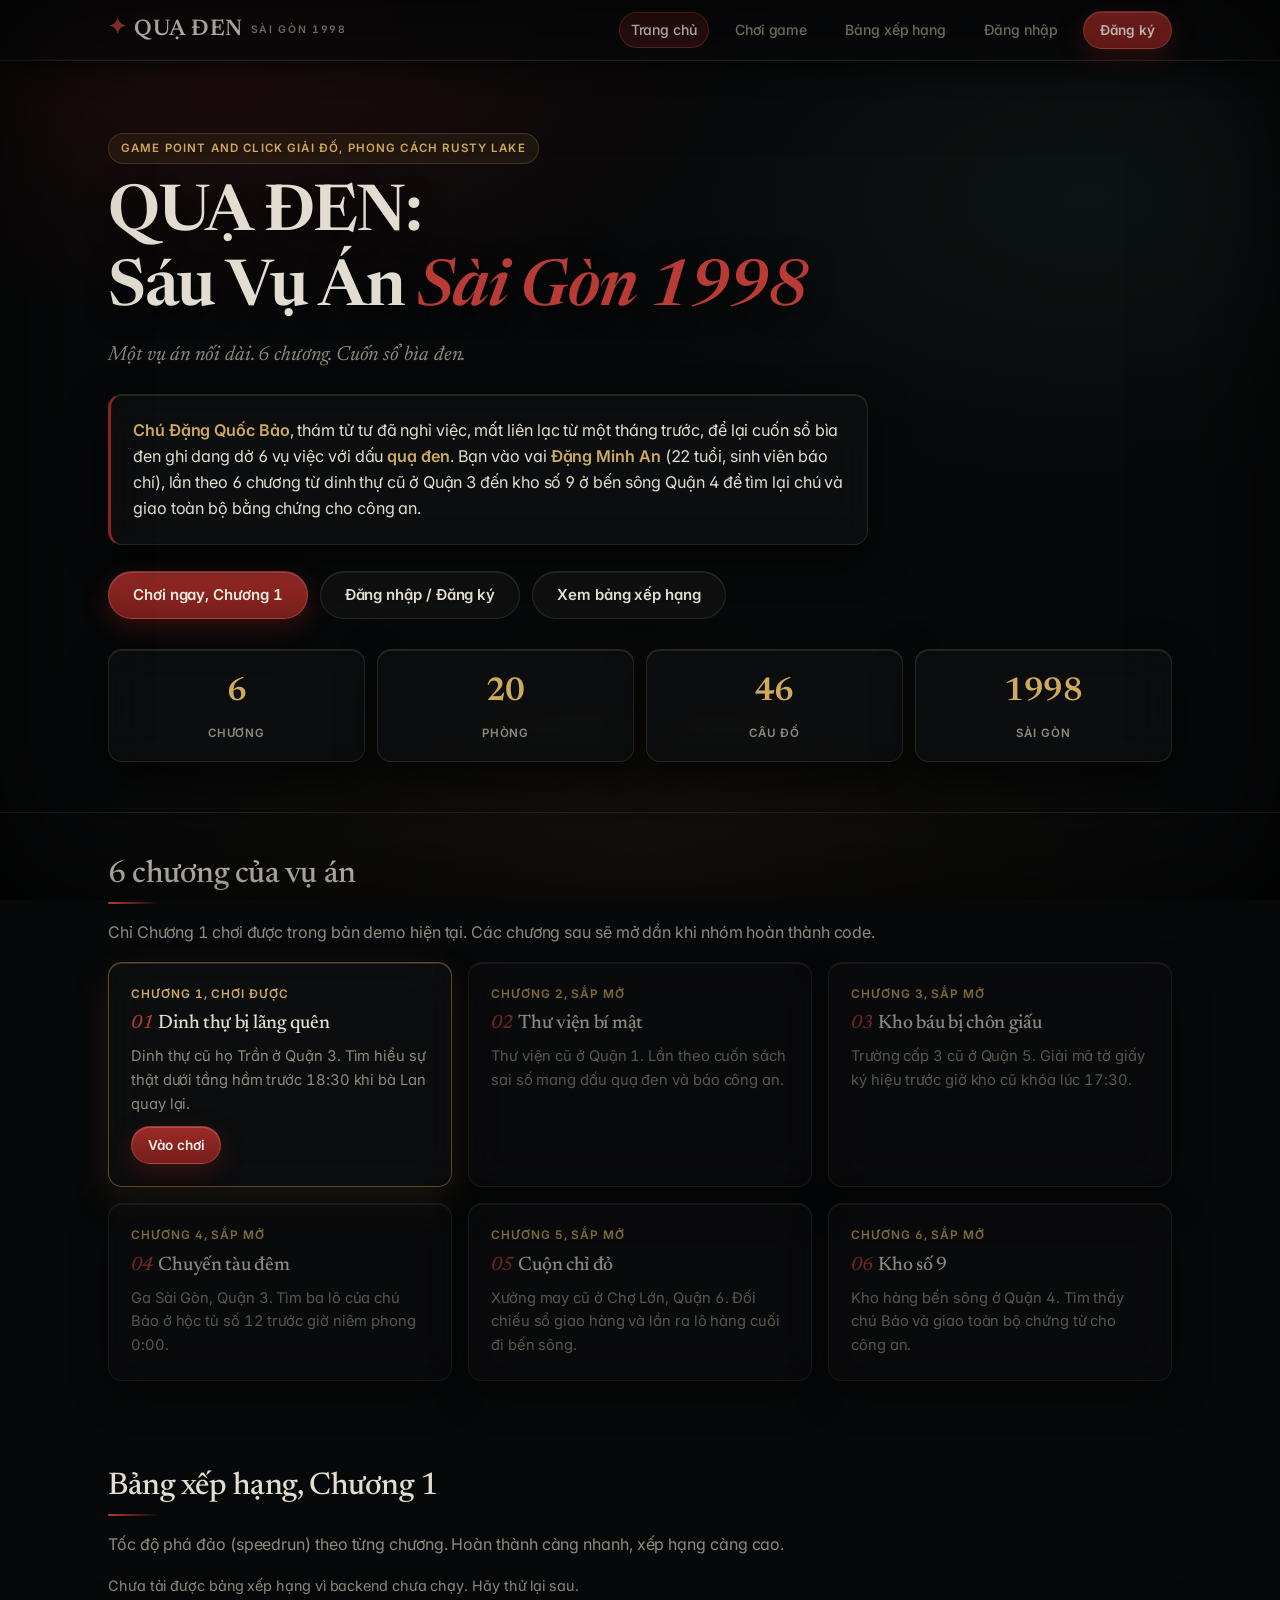
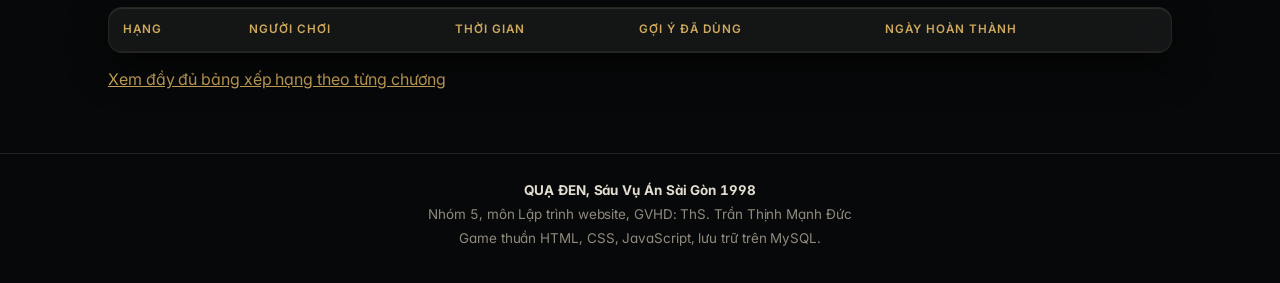
<file: frontend/index.html>
<!doctype html>
<html lang="vi">
<head>
  <meta charset="utf-8" />
  <meta name="viewport" content="width=device-width, initial-scale=1, viewport-fit=cover" />
  <meta name="color-scheme" content="dark" />
  <title>Quạ Đen: Sáu Vụ Án Sài Gòn 1998</title>
  <link rel="preconnect" href="https://fonts.googleapis.com" />
  <link rel="preconnect" href="https://fonts.gstatic.com" crossorigin />
  <link href="https://fonts.googleapis.com/css2?family=Inter:wght@400;500;600;700&family=Newsreader:ital,opsz,wght@0,6..72,500;0,6..72,600;1,6..72,400&display=swap" rel="stylesheet" />
  <link rel="stylesheet" href="css/style.css" />
</head>
<body>
  <header class="topnav">
    <div class="wrap">
      <a class="brand" href="index.html"><span class="crow">&#10022;</span> QUẠ ĐEN <small>Sài Gòn 1998</small></a>
      <a class="navlink active" href="index.html">Trang chủ</a>
      <a class="navlink" href="game.html">Chơi game</a>
      <a class="navlink" href="leaderboard.html">Bảng xếp hạng</a>
      <span class="nav-user hidden" id="navUser"></span>
      <a class="navlink hidden" id="navLogout" href="#" onclick="return false;">Đăng xuất</a>
      <a class="navlink" id="navLogin" href="auth.html">Đăng nhập</a>
      <a class="btn small" id="navRegister" href="auth.html#dang-ky">Đăng ký</a>
    </div>
  </header>

  <main>
    <section class="hero">
      <div class="wrap">
        <p class="kicker">Game point and click giải đố, phong cách Rusty Lake</p>
        <h1>QUẠ ĐEN:<br />Sáu Vụ Án <span class="year">Sài Gòn 1998</span></h1>
        <p class="tagline">Một vụ án nối dài. 6 chương. Cuốn sổ bìa đen.</p>
        <div class="story">
          <b>Chú Đặng Quốc Bảo</b>, thám tử tư đã nghỉ việc, mất liên lạc từ một tháng trước, để lại cuốn sổ bìa đen ghi dang dở 6 vụ việc với dấu <b>quạ đen</b>.
          Bạn vào vai <b>Đặng Minh An</b> (22 tuổi, sinh viên báo chí), lần theo 6 chương từ dinh thự cũ ở Quận 3 đến kho số 9 ở bến sông Quận 4
          để tìm lại chú và giao toàn bộ bằng chứng cho công an.
        </div>
        <div class="btn-row">
          <a class="btn" href="game.html">Chơi ngay, Chương 1</a>
          <a class="btn ghost" href="auth.html">Đăng nhập / Đăng ký</a>
          <a class="btn ghost" href="leaderboard.html">Xem bảng xếp hạng</a>
        </div>
        <div class="stats">
          <div class="stat"><b>6</b><span>Chương</span></div>
          <div class="stat"><b>20</b><span>Phòng</span></div>
          <div class="stat"><b>46</b><span>Câu đố</span></div>
          <div class="stat"><b>1998</b><span>Sài Gòn</span></div>
        </div>
      </div>
    </section>

    <section class="section">
      <div class="wrap">
        <h2>6 chương của vụ án</h2>
        <p class="muted">Chỉ Chương 1 chơi được trong bản demo hiện tại. Các chương sau sẽ mở dần khi nhóm hoàn thành code.</p>
        <div class="grid" id="chapterGrid">
          <article class="card current">
            <p class="meta">Chương 1, chơi được</p>
            <h3><span class="no">01</span>Dinh thự bị lãng quên</h3>
            <p>Dinh thự cũ họ Trần ở Quận 3. Tìm hiểu sự thật dưới tầng hầm trước 18:30 khi bà Lan quay lại.</p>
            <p><a class="btn small" href="game.html">Vào chơi</a></p>
          </article>
          <article class="card locked">
            <p class="meta">Chương 2, sắp mở</p>
            <h3><span class="no">02</span>Thư viện bí mật</h3>
            <p>Thư viện cũ ở Quận 1. Lần theo cuốn sách sai số mang dấu quạ đen và báo công an.</p>
          </article>
          <article class="card locked">
            <p class="meta">Chương 3, sắp mở</p>
            <h3><span class="no">03</span>Kho báu bị chôn giấu</h3>
            <p>Trường cấp 3 cũ ở Quận 5. Giải mã tờ giấy ký hiệu trước giờ kho cũ khóa lúc 17:30.</p>
          </article>
          <article class="card locked">
            <p class="meta">Chương 4, sắp mở</p>
            <h3><span class="no">04</span>Chuyến tàu đêm</h3>
            <p>Ga Sài Gòn, Quận 3. Tìm ba lô của chú Bảo ở hộc tủ số 12 trước giờ niêm phong 0:00.</p>
          </article>
          <article class="card locked">
            <p class="meta">Chương 5, sắp mở</p>
            <h3><span class="no">05</span>Cuộn chỉ đỏ</h3>
            <p>Xưởng may cũ ở Chợ Lớn, Quận 6. Đối chiếu sổ giao hàng và lần ra lô hàng cuối đi bến sông.</p>
          </article>
          <article class="card locked">
            <p class="meta">Chương 6, sắp mở</p>
            <h3><span class="no">06</span>Kho số 9</h3>
            <p>Kho hàng bến sông ở Quận 4. Tìm thấy chú Bảo và giao toàn bộ chứng từ cho công an.</p>
          </article>
        </div>
      </div>
    </section>

    <section class="section">
      <div class="wrap">
        <h2>Bảng xếp hạng, Chương 1</h2>
        <p class="muted">Tốc độ phá đảo (speedrun) theo từng chương. Hoàn thành càng nhanh, xếp hạng càng cao.</p>
        <p class="status-line" id="homeLbStatus">Đang tải bảng xếp hạng...</p>
        <div class="table-wrap">
          <table>
            <thead>
              <tr><th>Hạng</th><th>Người chơi</th><th>Thời gian</th><th>Gợi ý đã dùng</th><th>Ngày hoàn thành</th></tr>
            </thead>
            <tbody id="homeLbBody"></tbody>
          </table>
          <p class="empty-note hidden" id="homeLbEmpty">Chương 1 chưa có ai hoàn thành. Bạn có thể là người đầu tiên.</p>
        </div>
        <p style="margin-top:14px;"><a href="leaderboard.html">Xem đầy đủ bảng xếp hạng theo từng chương</a></p>
      </div>
    </section>
  </main>

  <footer class="footer">
    <div class="wrap">
      <b>QUẠ ĐEN, Sáu Vụ Án Sài Gòn 1998</b><br />
      Nhóm 5, môn Lập trình website, GVHD: ThS. Trần Thịnh Mạnh Đức<br />
      Game thuần HTML, CSS, JavaScript, lưu trữ trên MySQL.
    </div>
  </footer>

  <script src="config.js"></script>
  <script src="js/api.js"></script>
  <script src="js/auth.js"></script>
  <script>
    /* Bảng xếp hạng thu nhỏ trên trang chủ (top 5, Chương 1). */
    document.addEventListener("DOMContentLoaded", function () {
      var status = document.getElementById("homeLbStatus");
      var body = document.getElementById("homeLbBody");
      var empty = document.getElementById("homeLbEmpty");
      function fmtTime(v) {
        if (v === null || v === undefined || v === "") return "-";
        var s = parseInt(v, 10);
        if (isNaN(s)) return String(v);
        return Math.floor(s / 60) + ":" + ("0" + (s % 60)).slice(-2);
      }
      function fmtDate(v) {
        if (!v) return "-";
        var d = new Date(String(v).replace(" ", "T"));
        if (isNaN(d.getTime())) return String(v);
        return d.toLocaleDateString("vi-VN") + " " + d.toLocaleTimeString("vi-VN", { hour: "2-digit", minute: "2-digit" });
      }
      function esc(s) {
        return String(s).replace(/[&<>"']/g, function (c) {
          return { "&": "&amp;", "<": "&lt;", ">": "&gt;", '"': "&quot;", "'": "&#39;" }[c];
        });
      }
      QD.getLeaderboard(1).then(function (data) {
        var rows = (data && (data.rows || data.bang_xep_hang || data.data)) || [];
        status.classList.add("hidden");
        if (!rows.length) { empty.classList.remove("hidden"); return; }
        rows.slice(0, 5).forEach(function (row, i) {
          var tr = document.createElement("tr");
          var ten = row.ten_dang_nhap || row.ten || row.nguoi_choi || "Người chơi ẩn danh";
          var thoiGian = row.thoi_gian_hoan_thanh !== undefined ? row.thoi_gian_hoan_thanh : row.thoi_gian;
          var ngay = row.ngay_hoan_thanh || row.ngay_tao || row.created_at;
          var soGoiY = row.so_goi_y_da_dung !== undefined ? row.so_goi_y_da_dung : (row.so_goi_y || "-");
          tr.innerHTML = "<td>" + (i + 1) + "</td><td>" + esc(ten) + "</td><td>" + fmtTime(thoiGian) + "</td><td>" + esc(String(soGoiY)) + "</td><td>" + esc(fmtDate(ngay)) + "</td>";
          body.appendChild(tr);
        });
      }).catch(function () {
        status.textContent = "Chưa tải được bảng xếp hạng vì backend chưa chạy. Hãy thử lại sau.";
      });
    });
  </script>
  <script>
    /* Danh sách chương: lấy từ backend, nếu backend chưa chạy thì giữ bản cứng hiện có. */
    document.addEventListener("DOMContentLoaded", function () {
      var grid = document.getElementById("chapterGrid");
      if (!grid) return;
      function esc(s) {
        return String(s == null ? "" : s).replace(/[&<>"']/g, function (c) {
          return { "&": "&amp;", "<": "&lt;", ">": "&gt;", '"': "&quot;", "'": "&#39;" }[c];
        });
      }
      QD.getChapters().then(function (data) {
        var rows = (data && (data.chapters || data.rows || data.data)) || [];
        if (!rows.length) return;
        rows.sort(function (a, b) {
          return (a.thu_tu || a.ma_chuong || 0) - (b.thu_tu || b.ma_chuong || 0);
        });
        grid.innerHTML = "";
        rows.forEach(function (ch) {
          var ma = ch.ma_chuong || ch.thu_tu || 0;
          var ten = ch.ten_chuong || ch.ten || ("Chương " + ma);
          var moTa = ch.mo_ta || "";
          var playable = ma === 1;
          var card = document.createElement("article");
          card.className = "card" + (playable ? " current" : " locked");
          var num = ("0" + ma).slice(-2);
          card.innerHTML =
            '<p class="meta">' + (playable ? "Chương " + ma + ", chơi được" : "Chương " + ma + ", sắp mở") + "</p>" +
            '<h3><span class="no">' + num + "</span>" + esc(ten) + "</h3>" +
            "<p>" + esc(moTa) + "</p>" +
            (playable ? '<p><a class="btn small" href="game.html">Vào chơi</a></p>' : "");
          grid.appendChild(card);
        });
      }).catch(function () { /* giữ bản cứng khi backend chưa chạy */ });
    });
  </script>
</body>
</html>
</file>
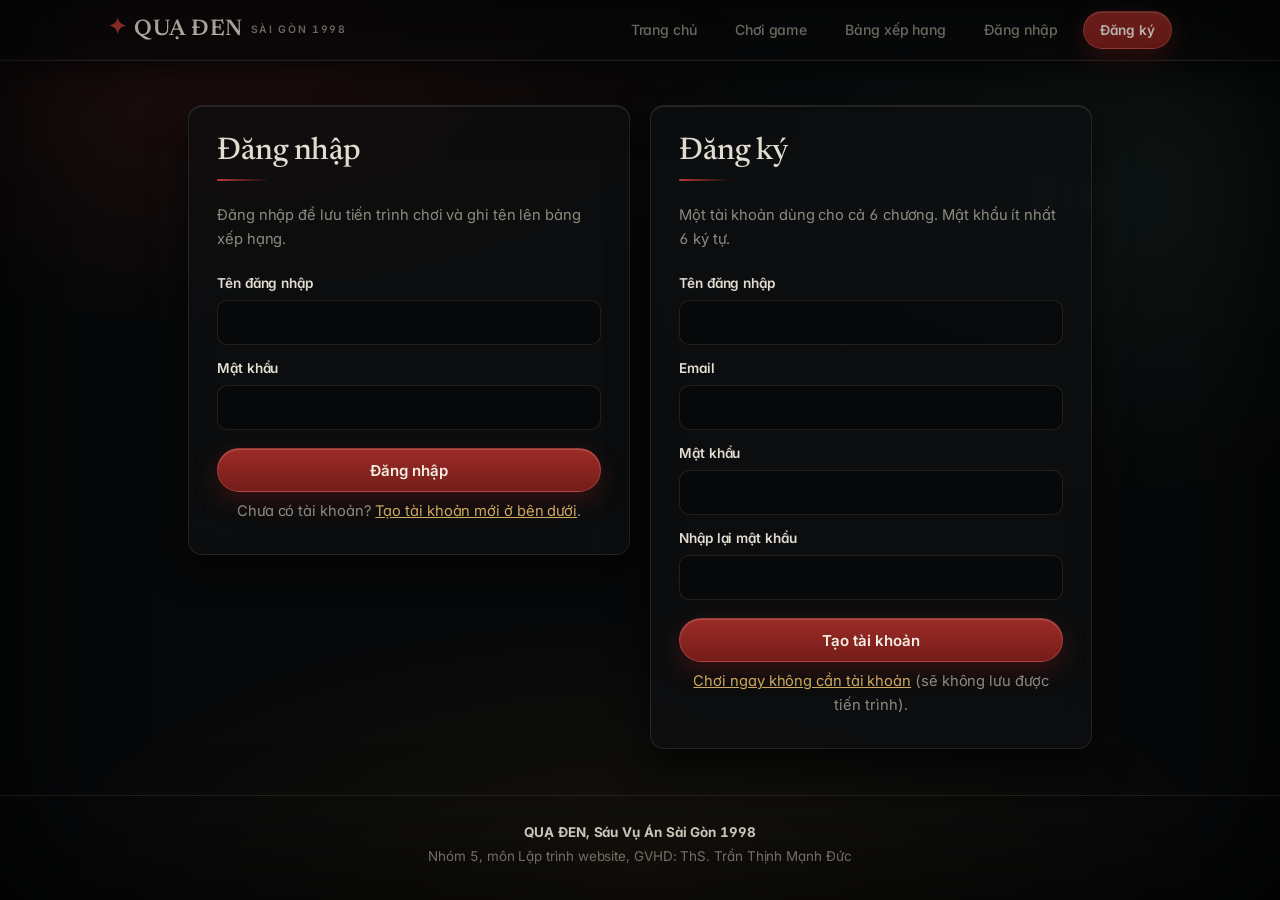
<file: frontend/auth.html>
<!doctype html>
<html lang="vi">
<head>
  <meta charset="utf-8" />
  <meta name="viewport" content="width=device-width, initial-scale=1, viewport-fit=cover" />
  <meta name="color-scheme" content="dark" />
  <title>Đăng nhập / Đăng ký, Quạ Đen</title>
  <link rel="preconnect" href="https://fonts.googleapis.com" />
  <link rel="preconnect" href="https://fonts.gstatic.com" crossorigin />
  <link href="https://fonts.googleapis.com/css2?family=Inter:wght@400;500;600;700&family=Newsreader:ital,opsz,wght@0,6..72,500;0,6..72,600;1,6..72,400&display=swap" rel="stylesheet" />
  <link rel="stylesheet" href="css/style.css" />
</head>
<body>
  <header class="topnav">
    <div class="wrap">
      <a class="brand" href="index.html"><span class="crow">&#10022;</span> QUẠ ĐEN <small>Sài Gòn 1998</small></a>
      <a class="navlink" href="index.html">Trang chủ</a>
      <a class="navlink" href="game.html">Chơi game</a>
      <a class="navlink" href="leaderboard.html">Bảng xếp hạng</a>
      <span class="nav-user hidden" id="navUser"></span>
      <a class="navlink hidden" id="navLogout" href="#" onclick="return false;">Đăng xuất</a>
      <a class="navlink" id="navLogin" href="auth.html">Đăng nhập</a>
      <a class="btn small" id="navRegister" href="auth.html#dang-ky">Đăng ký</a>
    </div>
  </header>

  <main class="section">
    <div class="wrap form-card">
      <div class="auth-grid">
      <div class="card">
        <h2>Đăng nhập</h2>
        <p class="muted">Đăng nhập để lưu tiến trình chơi và ghi tên lên bảng xếp hạng.</p>
        <form id="loginForm" novalidate>
          <label for="loginName">Tên đăng nhập</label>
          <input type="text" id="loginName" name="ten_dang_nhap" autocomplete="username" required />
          <label for="loginPass">Mật khẩu</label>
          <input type="password" id="loginPass" name="mat_khau" autocomplete="current-password" required />
          <button class="btn" type="submit">Đăng nhập</button>
          <p class="msg hidden" id="loginMsg" role="status"></p>
        </form>
        <p class="form-switch">Chưa có tài khoản? <a href="#dang-ky">Tạo tài khoản mới ở bên dưới</a>.</p>
      </div>

      <div class="card" id="dang-ky">
        <h2>Đăng ký</h2>
        <p class="muted">Một tài khoản dùng cho cả 6 chương. Mật khẩu ít nhất 6 ký tự.</p>
        <form id="registerForm" novalidate>
          <label for="regName">Tên đăng nhập</label>
          <input type="text" id="regName" name="ten_dang_nhap" autocomplete="username" required />
          <label for="regEmail">Email</label>
          <input type="email" id="regEmail" name="email" autocomplete="email" required />
          <label for="regPass">Mật khẩu</label>
          <input type="password" id="regPass" name="mat_khau" autocomplete="new-password" required />
          <label for="regPass2">Nhập lại mật khẩu</label>
          <input type="password" id="regPass2" name="mat_khau_nhap_lai" autocomplete="new-password" required />
          <button class="btn" type="submit">Tạo tài khoản</button>
          <p class="msg hidden" id="regMsg" role="status"></p>
        </form>
        <p class="form-switch"><a href="game.html">Chơi ngay không cần tài khoản</a> (sẽ không lưu được tiến trình).</p>
      </div>
      </div>
    </div>
  </main>

  <footer class="footer">
    <div class="wrap">
      <b>QUẠ ĐEN, Sáu Vụ Án Sài Gòn 1998</b><br />
      Nhóm 5, môn Lập trình website, GVHD: ThS. Trần Thịnh Mạnh Đức
    </div>
  </footer>

  <script src="config.js"></script>
  <script src="js/api.js"></script>
  <script src="js/auth.js"></script>
</body>
</html>
</file>
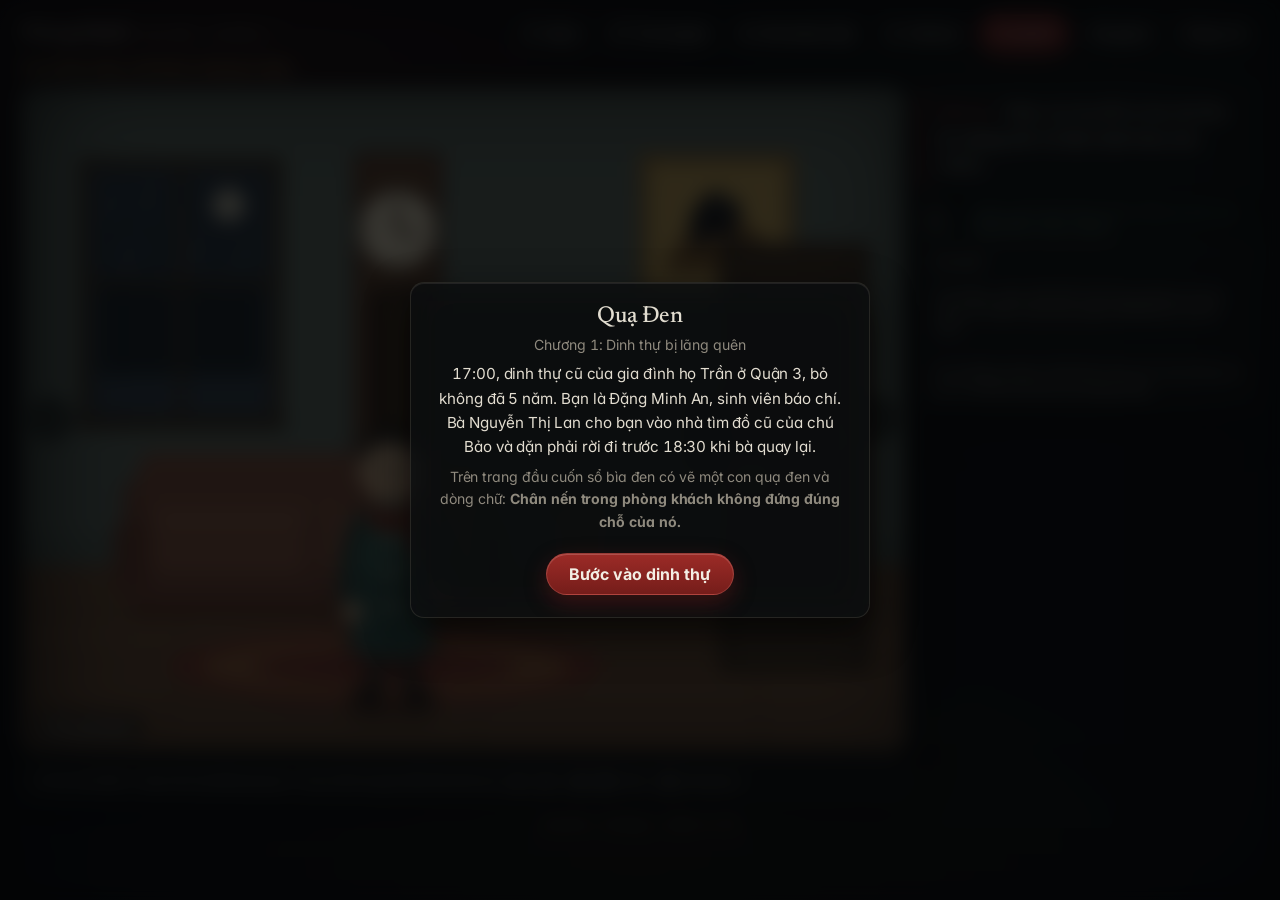
<file: frontend/game.html>
<!doctype html>
<html lang="vi">
  <head>
    <meta charset="utf-8" />
    <meta name="viewport" content="width=device-width, initial-scale=1, viewport-fit=cover" />
    <meta name="color-scheme" content="dark" />
    <link rel="icon" href="data:," />
    <title>Quạ Đen: Chương 1, Dinh thự bị lãng quên</title>
    <link rel="preconnect" href="https://fonts.googleapis.com" />
    <link rel="preconnect" href="https://fonts.gstatic.com" crossorigin />
    <link href="https://fonts.googleapis.com/css2?family=Inter:wght@400;500;600;700&family=Newsreader:ital,opsz,wght@0,6..72,500;0,6..72,600;1,6..72,400&display=swap" rel="stylesheet" />
    <style>
      :root{
        --bg:#e9e4d8; --panel:#f5f1e6; --ink:#2b2620; --ink-soft:#5c554a;
        --line:#c9bfa9; --accent:#8a3324; --accent-2:#31544d;
        --slot:#efe9da; --slot-line:#b8ab8f; --bar:#efe9da;
        --shadow:0 10px 30px rgba(43,38,32,.18);
      }
      @media (prefers-color-scheme: dark){
        :root{
          --bg:#171512; --panel:#221f1b; --ink:#ece5d3; --ink-soft:#b3a98f;
          --line:#4a4234; --accent:#c96f4a; --accent-2:#7fb3a5;
          --slot:#2a2620; --slot-line:#57503e; --bar:#221f1b;
          --shadow:0 10px 30px rgba(0,0,0,.5);
        }
      }
      *{ box-sizing:border-box; }
      html,body{ margin:0; padding:0; }
      body{
        background:var(--bg); color:var(--ink);
        font-family:"Be Vietnam Pro", system-ui, sans-serif;
        min-height:100vh; min-height:100dvh; display:flex; flex-direction:column; align-items:center;
        padding:14px 14px calc(28px + env(safe-area-inset-bottom, 0px));
        -webkit-text-size-adjust:100%;
      }
      button{ font-family:inherit; cursor:pointer; min-height:2.25rem; touch-action:manipulation; }
      .wrap{ width:100%; max-width:1240px; display:flex; flex-direction:column; gap:12px; }

      /* ---------- responsive game layout (PC 2 cột, Mobile/Tablet 1 cột) ---------- */
      .game-layout{
        display:grid;
        grid-template-columns:minmax(0, 1fr) 340px;
        gap:14px;
        align-items:start;
      }
      .game-main{ display:flex; flex-direction:column; gap:10px; min-width:0; }
      .game-side{
        display:flex; flex-direction:column; gap:10px; min-width:0;
        position:sticky; top:12px;
      }

      /* ---------- top bar ---------- */
      .topbar{ display:flex; align-items:center; gap:8px; flex-wrap:wrap; }
      .topbar .room-name{
        font-family:"Playfair Display", serif; font-size:clamp(1.08rem, 2.2vw, 1.3rem); font-weight:700; letter-spacing:.02em;
        margin-right:auto; display:flex; align-items:baseline; gap:10px; flex-wrap:wrap;
      }
      .room-name .chap{ font-family:"Be Vietnam Pro",sans-serif; font-size:.72rem; font-weight:600; color:var(--ink-soft); letter-spacing:.14em; text-transform:uppercase; }
      .tbtn{
        background:var(--panel); color:var(--ink); border:1px solid var(--line);
        border-radius:8px; padding:6px 12px; min-height:38px; font-size:.84rem; font-weight:600;
        display:inline-flex; align-items:center; justify-content:center; gap:6px; white-space:nowrap;
        transition:border-color .15s, color .15s, filter .15s;
      }
      .tbtn:hover{ border-color:var(--accent); color:var(--accent); }
      .tbtn svg{ width:16px; height:16px; flex-shrink:0; }

      /* ---------- scene ---------- */
      .scene-shell{
        position:relative; border-radius:10px; overflow:hidden;
        border:1px solid var(--line); box-shadow:var(--shadow);
        background:#4d5a54; aspect-ratio:4/3;
        width:100%;
        max-width:min(100%, calc((100dvh - 140px) * 4 / 3));
        margin:0 auto;
        user-select:none; -webkit-user-select:none; touch-action:manipulation;
      }
      .scene{ position:absolute; inset:0; display:none; }
      .scene.active{ display:block; }
      .scene svg{ width:100%; height:100%; display:block; }
      .hotspot{
        position:absolute; background:transparent; border:none; padding:0; margin:0;
        min-height:0; cursor:pointer; border-radius:8px; z-index:3;
      }
      .hotspot:hover, .hotspot:focus-visible{
        outline:2px solid rgba(255,236,180,.0);
        box-shadow:inset 0 0 0 2px rgba(255,238,190,.55), inset 0 0 22px rgba(255,238,190,.28);
      }
      .hotspot.taken{ display:none; }
      .nav-arrow{
        position:absolute; top:50%; transform:translateY(-50%); z-index:5;
        width:44px; height:64px; border:none; border-radius:8px;
        background:rgba(20,16,10,.38); color:#f3ead2; font-size:1.5rem; line-height:1;
        display:flex; align-items:center; justify-content:center; min-height:0;
        transition:background .15s;
      }
      .nav-arrow:hover{ background:rgba(20,16,10,.62); }
      .nav-arrow.left{ left:8px; } .nav-arrow.right{ right:8px; }
      .vignette{ position:absolute; inset:0; pointer-events:none; z-index:2;
        box-shadow:inset 0 0 90px rgba(10,8,4,.5), inset 0 0 18px rgba(10,8,4,.35); }
      .room-tag{
        position:absolute; left:12px; bottom:10px; z-index:4; pointer-events:none;
        background:rgba(20,16,10,.5); color:#f3ead2; font-size:.78rem; font-weight:600;
        padding:5px 10px; border-radius:6px; letter-spacing:.06em;
      }
      /* ---------- player character ---------- */
      .player{
        position:absolute; z-index:6; width:13.5%; aspect-ratio: 62/150;
        left:42%; top:52%; transform:translate(-50%,-100%);
        pointer-events:none; filter:drop-shadow(0 10px 8px rgba(0,0,0,.35));
        transition:none; will-change:left,top;
      }
      .player-inner{ width:100%; height:100%; transform-origin:50% 90%; }
      .player.flip .player-inner{ transform:scaleX(-1); }
      .player.walking .player-inner{ animation:walkBob .36s ease-in-out infinite alternate; }
      .player.bending .player-inner{ animation:bendDown .55s ease forwards; }
      .player .held-item{
        position:absolute; right:-14%; top:46%; width:42%; height:28%;
        display:none; align-items:center; justify-content:center;
        background:rgba(245,241,230,.92); border:1.5px solid #8a3324; border-radius:50%;
        padding:4px;
      }
      .player.has-held .held-item{ display:flex; }
      .player .held-item svg{ width:100%; height:100%; }
      .player .walk-shadow{
        position:absolute; left:12%; right:12%; bottom:-2%; height:10px; border-radius:50%;
        background:rgba(0,0,0,.28); filter:blur(2px);
      }
      @keyframes walkBob{ from{ transform:translateY(0) rotate(-1.2deg);} to{ transform:translateY(-4.5%) rotate(1.2deg);} }
      @keyframes bendDown{ 0%{ transform:rotate(0);} 45%{ transform:rotate(9deg) translateY(6%);} 100%{ transform:rotate(0);} }
      .player.flip.walking .player-inner{ animation:walkBobFlip .36s ease-in-out infinite alternate; }
      @keyframes walkBobFlip{ from{ transform:scaleX(-1) translateY(0) rotate(-1.2deg);} to{ transform:scaleX(-1) translateY(-4.5%) rotate(1.2deg);} }
      .click-marker{
        position:absolute; z-index:5; width:26px; height:26px; margin:-13px 0 0 -13px;
        border:2px solid rgba(255,238,190,.95); border-radius:50%; pointer-events:none;
        opacity:0; transform:scale(.4);
      }
      .click-marker.pop{ animation:markerPop .5s ease-out forwards; }
      @keyframes markerPop{ 0%{opacity:1; transform:scale(.4);} 100%{opacity:0; transform:scale(1.5);} }
      .controls-hint{
        display:flex; gap:6px; flex-wrap:wrap; align-items:center; font-size:.8rem; color:var(--ink-soft);
        background:var(--panel); border:1px solid var(--line); border-radius:10px; padding:8px 12px; line-height:1.5;
      }
      .controls-hint b{ color:var(--ink); }
      .controls-hint kbd{
        font-family:inherit; font-size:.72rem; font-weight:700; background:var(--slot); border:1px solid var(--slot-line);
        border-bottom-width:2px; border-radius:5px; padding:1px 6px; color:var(--ink);
      }
      .target-ring{
        position:absolute; z-index:4; border:2px dashed rgba(255,238,190,.9); border-radius:8px; pointer-events:none;
        opacity:0; transition:opacity .2s;
      }
      .target-ring.show{ opacity:1; }

      /* ---------- dialogue ---------- */
      .dialogue{
        background:var(--bar); border:1px solid var(--line); border-radius:10px;
        min-height:64px; padding:12px 16px; display:flex; align-items:center;
        font-size:1rem; line-height:1.55;
      }
      .dialogue .who{ font-family:"Playfair Display",serif; font-style:italic; color:var(--accent); margin-right:8px; white-space:nowrap; }
      .objective{
        font-size:.82rem; color:var(--ink-soft); display:flex; gap:8px; align-items:center; padding:0 4px;
      }
      .objective b{ color:var(--accent-2); }

      /* ---------- inventory ---------- */
      .inv-wrap{ background:var(--panel); border:1px solid var(--line); border-radius:10px; padding:10px 12px; }
      .inv-label{ font-size:.7rem; font-weight:700; letter-spacing:.16em; text-transform:uppercase; color:var(--ink-soft); margin-bottom:8px; }
      .inv{ display:flex; gap:8px; flex-wrap:wrap; }
      .slot{
        width:60px; height:60px; border-radius:10px; border:1.5px dashed var(--slot-line);
        background:var(--slot); display:flex; flex-direction:column; align-items:center; justify-content:center;
        gap:1px; padding:4px 2px; position:relative; min-height:60px;
      }
      .slot.filled{ border-style:solid; cursor:pointer; }
      .slot.filled:hover{ border-color:var(--accent); }
      .slot.selected{ border-color:var(--accent); border-style:solid; box-shadow:0 0 0 2px var(--accent) inset, 0 4px 10px rgba(0,0,0,.15); background:var(--panel); }
      .slot svg{ width:30px; height:30px; }
      .slot .nm{ font-size:.56rem; font-weight:600; text-align:center; line-height:1.15; color:var(--ink); }
      .inv-empty{ font-size:.85rem; color:var(--ink-soft); padding:10px 2px; }

      /* ---------- modal / close-up ---------- */
      .overlay{
        position:fixed; inset:0; z-index:50; display:none;
        background:rgba(12,10,6,.66); align-items:center; justify-content:center; padding:16px;
      }
      .overlay.open{ display:flex; }
      .card{
        background:var(--panel); color:var(--ink); border:1px solid var(--line); border-radius:14px;
        max-width:460px; width:100%; padding:22px; box-shadow:var(--shadow);
        max-height:92vh; overflow-y:auto; text-align:center;
      }
      .card h2{ font-family:"Playfair Display",serif; margin:0 0 6px; font-size:1.45rem; }
      .card p{ margin:6px 0; line-height:1.6; font-size:.95rem; }
      .card .sub{ color:var(--ink-soft); font-size:.88rem; }
      .btn{
        background:var(--accent); color:#fdf6e3; border:none; border-radius:9px;
        padding:10px 22px; font-size:1rem; font-weight:700; margin-top:14px;
      }
      .btn:hover{ filter:brightness(1.12); }
      .btn.ghost{ background:transparent; color:var(--ink); border:1px solid var(--line); }
      .close-x{
        float:right; background:transparent; border:1px solid var(--line); border-radius:8px;
        width:38px; height:38px; font-size:1.05rem; color:var(--ink); min-height:38px;
      }

      /* clock puzzle */
      .clockface{ width:190px; height:190px; margin:10px auto; position:relative; }
      .steppers{ display:flex; gap:14px; justify-content:center; margin-top:8px; flex-wrap:wrap; }
      .stepper{ display:flex; align-items:center; gap:8px; }
      .stepper button{ width:40px; height:40px; border-radius:8px; border:1px solid var(--line); background:var(--slot); font-size:1.15rem; font-weight:700; color:var(--ink); }
      .stepper .val{ font-family:"Playfair Display",serif; font-size:1.5rem; min-width:64px; }
      .stepper .lab{ font-size:.72rem; color:var(--ink-soft); font-weight:700; letter-spacing:.1em; }

      /* safe keypad */
      .safe-display{
        font-family:"Playfair Display",serif; font-size:2rem; letter-spacing:.5em; text-indent:.5em;
        background:var(--slot); border:1px solid var(--line); border-radius:10px; padding:8px 0; margin:12px auto; max-width:260px; min-height:60px;
      }
      .pad{ display:grid; grid-template-columns:repeat(3,64px); gap:8px; justify-content:center; margin-top:6px; }
      .pad button{ height:52px; border-radius:10px; border:1px solid var(--line); background:var(--slot); font-size:1.2rem; font-weight:700; color:var(--ink); }
      .pad button:hover{ border-color:var(--accent); color:var(--accent); }
      .pad .wide{ grid-column:span 1; font-size:.85rem; }

      /* symbol panel */
      .symrow{ display:flex; gap:10px; justify-content:center; margin:14px 0 6px; flex-wrap:wrap; }
      .symbtn{
        width:72px; height:72px; border-radius:12px; border:1.5px solid var(--line);
        background:var(--slot); display:flex; align-items:center; justify-content:center; min-height:72px;
      }
      .symbtn:hover{ border-color:var(--accent); }
      .symbtn svg{ width:44px; height:44px; }
      .dots{ display:flex; gap:8px; justify-content:center; margin-top:10px; }
      .dots i{ width:12px; height:12px; border-radius:50%; border:1.5px solid var(--slot-line); display:block; }
      .dots i.on{ background:var(--accent); border-color:var(--accent); }
      .shake{ animation:shake .4s; }
      @keyframes shake{ 0%,100%{transform:translateX(0)} 25%{transform:translateX(-7px)} 75%{transform:translateX(7px)} }

      .mirror-syms{ display:flex; gap:14px; justify-content:center; align-items:center; margin:14px 0; flex-wrap:wrap; }
      .mirror-syms svg{ width:46px; height:46px; }
      .mirror-syms .arr{ color:var(--ink-soft); font-size:1.2rem; }
      .radio-line{ font-family:"Playfair Display",serif; font-style:italic; font-size:1.15rem; min-height:1.6em; }
      .static-noise{ letter-spacing:.3em; color:var(--ink-soft); }

      .end-stats{ display:flex; gap:10px; justify-content:center; margin:14px 0 4px; flex-wrap:wrap; }
      .end-stats .st{ background:var(--slot); border:1px solid var(--line); border-radius:10px; padding:10px 16px; }
      .end-stats .st b{ display:block; font-family:"Playfair Display",serif; font-size:1.4rem; }
      .end-stats .st span{ font-size:.72rem; color:var(--ink-soft); font-weight:700; letter-spacing:.08em; text-transform:uppercase; }

      .toast{
        position:fixed; left:50%; bottom:22px; transform:translateX(-50%) translateY(20px); z-index:60;
        background:#241f16; color:#f5edd6; padding:10px 18px; border-radius:10px; font-size:.92rem; font-weight:600;
        opacity:0; pointer-events:none; transition:all .25s; box-shadow:var(--shadow); max-width:92vw; text-align:center;
      }
      .toast.show{ opacity:1; transform:translateX(-50%) translateY(0); }

      .footer-note{ font-size:.78rem; color:var(--ink-soft); text-align:center; margin-top:2px; line-height:1.6; }
      @media (max-width:820px){
        .wrap{ max-width:820px; }
        .game-layout{ grid-template-columns:1fr; }
        .game-side{ position:static; }
        .scene-shell{ max-width:min(100%, calc(50dvh * 4 / 3)); }
      }
      @media (hover:none){
        .kbd-hint{ display:none; }
        .hotspot:not(.taken){
          box-shadow:inset 0 0 0 1.5px rgba(255,238,190,.22);
        }
      }
      @media (max-width:600px){
        body{ padding:10px 10px calc(20px + env(safe-area-inset-bottom, 0px)); }
        .topbar{ gap:6px; }
        .topbar .room-name{ width:100%; margin-right:0; font-size:1.08rem; }
        .tbtn{ padding:6px 10px; font-size:.8rem; min-height:36px; flex:1 1 auto; }
        .game-user{ width:100%; text-align:left; }
        .slot{ width:56px; height:56px; min-height:56px; }
        .dialogue{ font-size:.94rem; min-height:58px; padding:10px 12px; }
        .controls-hint{ font-size:.76rem; padding:7px 10px; }
        .nav-arrow{ width:40px; height:58px; font-size:1.35rem; }
        .nav-arrow.left{ left:4px; } .nav-arrow.right{ right:4px; }
        .card{ padding:18px 16px; }
        .pad{ grid-template-columns:repeat(3, minmax(52px, 64px)); gap:6px; }
        .pad button{ height:48px; }
        .symbtn{ width:62px; height:62px; min-height:62px; }
        .symbtn svg{ width:36px; height:36px; }
      }
      @media (prefers-reduced-motion: reduce){
        .shake{ animation:none; }
        .toast{ transition:none; }
      }
    </style>
  
    <style>
      /* Giao dien Rusty Lake Noir + Liquid Glass toi cho game Qua Den. */
      :root{
        --bg:#070809; --panel:rgba(14,16,17,.74); --ink:#e2ddd0; --ink-soft:#8f8a7e;
        --line:rgba(210,198,170,.13); --accent:#b89146; --accent-2:#5d8277; --blood:#8c2623;
        --slot:rgba(226,221,208,.04); --slot-line:rgba(210,198,170,.18); --bar:rgba(14,16,17,.74);
        --shadow:inset 0 1px 0 rgba(242,234,214,.09), 0 16px 42px rgba(0,0,0,.68);
        --font-display:"Newsreader", Georgia, "Times New Roman", serif;
        --font-apple:-apple-system, BlinkMacSystemFont, "SF Pro Text", "Inter", "Segoe UI", system-ui, sans-serif;
      }
      body{
        font-family:var(--font-apple);
        font-feature-settings:"cv02","cv03","cv04","cv11";
        font-variant-numeric:tabular-nums;
        letter-spacing:-.005em;
        -webkit-font-smoothing:antialiased;
        -moz-osx-font-smoothing:grayscale;
        text-rendering:optimizeLegibility;
        background:
          radial-gradient(ellipse 65% 45% at 18% 8%, rgba(140,38,35,.17), transparent 62%),
          radial-gradient(ellipse 60% 50% at 85% 22%, rgba(28,48,42,.30), transparent 65%),
          radial-gradient(ellipse 75% 45% at 50% 96%, rgba(115,87,35,.12), transparent 60%),
          var(--bg);
        background-attachment:fixed;
      }
      body::after{
        content:""; position:fixed; inset:0; pointer-events:none; z-index:40;
        box-shadow:inset 0 0 130px rgba(0,0,0,.78);
      }
      .topbar .room-name, .card h2, .dialogue .who, .stepper .val,
      .safe-display, .radio-line, .end-stats .st b{
        font-family:var(--font-display);
        font-weight:500;
        letter-spacing:-.015em;
      }
      .dialogue{
        font-family:var(--font-display); font-size:1.05rem; line-height:1.58;
        border-left:3px solid #8c2623;
      }
      .dialogue .who{ color:#b83b36; font-style:italic; }
      .room-name .chap{ font-family:var(--font-apple); letter-spacing:.1em; font-size:.66rem; }
      .tbtn{
        text-decoration:none;
        border-radius:999px;
        background:var(--panel);
        backdrop-filter:blur(18px) saturate(140%);
        -webkit-backdrop-filter:blur(18px) saturate(140%);
        box-shadow:inset 0 1px 0 rgba(242,234,214,.08);
      }
      .tbtn:hover{ border-color:rgba(207,169,92,.45); color:#cfa95c; }
      .tbtn.gold{
        background:linear-gradient(180deg,#9c2b27,#751d1a);
        border-color:rgba(214,114,108,.35);
        color:#f3eee4;
        box-shadow:inset 0 1px 0 rgba(255,225,220,.2), 0 6px 20px rgba(117,29,26,.42);
      }
      .tbtn.gold:hover{ color:#ffffff; filter:brightness(1.1); }
      .scene-shell{ border-radius:16px; border-color:rgba(210,198,170,.16); }
      .nav-arrow{
        border-radius:999px;
        width:44px; height:44px;
        background:rgba(12,14,15,.65);
        border:1px solid rgba(210,198,170,.16);
        backdrop-filter:blur(16px) saturate(140%);
        -webkit-backdrop-filter:blur(16px) saturate(140%);
      }
      .room-tag{
        border-radius:999px;
        background:rgba(12,14,15,.68);
        border:1px solid rgba(210,198,170,.14);
        backdrop-filter:blur(14px);
        -webkit-backdrop-filter:blur(14px);
      }
      .controls-hint, .dialogue, .inv-wrap, .card{
        border-radius:14px;
        backdrop-filter:blur(20px) saturate(140%);
        -webkit-backdrop-filter:blur(20px) saturate(140%);
        box-shadow:var(--shadow);
      }
      .overlay{ backdrop-filter:blur(10px); -webkit-backdrop-filter:blur(10px); background:rgba(5,6,7,.78); }
      .btn{
        border-radius:999px;
        background:linear-gradient(180deg,#9c2b27,#751d1a);
        border:1px solid rgba(214,114,108,.35);
        color:#f3eee4;
        box-shadow:inset 0 1px 0 rgba(255,225,220,.2), 0 8px 22px rgba(117,29,26,.42);
      }
      .btn.ghost{
        background:rgba(226,221,208,.05);
        color:var(--ink);
        border:1px solid var(--line);
        box-shadow:inset 0 1px 0 rgba(242,234,214,.08);
      }
      .slot{ border-radius:12px; }
      .slot.selected{ border-color:#b83b36; box-shadow:0 0 0 2px rgba(184,59,54,.65) inset, 0 4px 12px rgba(0,0,0,.4); }
      .toast{
        border-radius:999px;
        background:rgba(14,16,17,.88);
        border:1px solid rgba(210,198,170,.18);
        backdrop-filter:blur(18px) saturate(140%);
        -webkit-backdrop-filter:blur(18px) saturate(140%);
      }
      .game-user{ font-size:.8rem; font-weight:600; color:#cfa95c; }
      .player .held-item{ border-color:#b83b36; }
      .inv-server{
        margin-top:8px; font-size:.8rem; color:var(--ink-soft);
        border-top:1px dashed var(--slot-line); padding-top:8px; line-height:1.5;
      }
      .save-hint{ font-size:.78rem; color:var(--ink-soft); }

      /* ---------- khung tro chuyen nhan vat ---------- */
      .chat-card{ text-align:left; max-width:520px; }
      .chat-head{
        display:flex; align-items:center; gap:12px; padding-bottom:12px;
        border-bottom:1px solid var(--line); margin-bottom:14px;
      }
      .chat-avatar{
        width:44px; height:44px; border-radius:999px; flex-shrink:0;
        background:radial-gradient(circle at 30% 30%, rgba(184,59,54,.45), rgba(14,16,17,.9));
        border:1px solid rgba(207,169,92,.35);
        display:flex; align-items:center; justify-content:center;
        font-family:var(--font-display); font-size:1.2rem; color:#cfa95c;
      }
      .chat-meta{ flex:1; min-width:0; }
      .chat-meta h3{
        margin:0; font-family:var(--font-display); font-size:1.2rem; font-weight:600; color:var(--ink);
      }
      .chat-meta span{ font-size:.78rem; color:var(--ink-soft); display:block; }
      .chat-body{
        font-family:var(--font-display); font-size:1.08rem; line-height:1.65;
        color:var(--ink); min-height:72px; margin-bottom:14px;
        padding:12px 14px; border-radius:12px;
        background:rgba(7,8,9,.52); border:1px solid var(--line);
        border-left:3px solid #8c2623;
      }
      .chat-choices{ display:flex; flex-direction:column; gap:8px; margin-bottom:10px; }
      .chat-choice{
        text-align:left; background:rgba(226,221,208,.05); color:var(--ink);
        border:1px solid var(--line); border-radius:12px; padding:10px 14px;
        font-size:.9rem; font-weight:500; transition:border-color .15s, background .15s;
      }
      .chat-choice:hover{ border-color:rgba(207,169,92,.48); background:rgba(207,169,92,.1); }
      .chat-foot{ display:flex; gap:10px; justify-content:flex-end; flex-wrap:wrap; }
      .chat-foot .btn{ margin-top:0; }
    </style>
  </head>
  <body>
    <div class="wrap">
      <div class="topbar">
        <div class="room-name"><span id="roomName">Phòng khách</span><span class="chap">Quạ Đen · Chương 1</span></div>
        <button class="tbtn" id="btnHint" type="button">
          <svg viewBox="0 0 24 24" fill="none" stroke="currentColor" stroke-width="2"><path d="M9 18h6M10 21h4M12 3a6 6 0 0 0-4 10.5c.8.7 1 1.5 1 2.5h6c0-1 .2-1.8 1-2.5A6 6 0 0 0 12 3z"/></svg>
          Gợi ý
        </button>
        <button class="tbtn" id="btnChat" type="button">
          <svg viewBox="0 0 24 24" fill="none" stroke="currentColor" stroke-width="2"><path d="M21 15a2 2 0 0 1-2 2H7l-4 4V5a2 2 0 0 1 2-2h14a2 2 0 0 1 2 2z"/></svg>
          Trò chuyện
        </button>
        <button class="tbtn" id="btnSound" type="button" aria-label="Bật tắt âm thanh">
          <svg viewBox="0 0 24 24" fill="none" stroke="currentColor" stroke-width="2"><path d="M11 5 6 9H3v6h3l5 4zM15.5 8.5a5 5 0 0 1 0 7M18.5 5.5a9 9 0 0 1 0 13"/></svg>
          <span id="soundLabel">Âm thanh: bật</span>
        </button>
        <button class="tbtn" id="btnRestart" type="button">
          <svg viewBox="0 0 24 24" fill="none" stroke="currentColor" stroke-width="2"><path d="M3 12a9 9 0 1 0 3-6.7M3 4v5h5"/></svg>
          Chơi lại
        </button>
        <button class="tbtn gold" id="btnSave" type="button">Lưu game</button>
        <button class="tbtn" id="btnLoad" type="button">Tải game</button>
        <a class="tbtn" href="index.html">Trang chủ</a>
        <span class="game-user" id="gameUser"></span>
      </div>

      <div class="game-layout">
        <div class="game-main">
          <div class="scene-shell" id="sceneShell">
        <!-- ============ ROOM A : PHÒNG KHÁCH DINH THỰ ============ -->
        <div class="scene active" id="scene-A">
          <svg viewBox="0 0 800 600" preserveAspectRatio="xMidYMid slice" aria-label="Phòng khách">
            <rect x="0" y="0" width="800" height="432" fill="#66766c"/>
            <rect x="0" y="0" width="800" height="432" fill="#000" opacity="0.06"/>
            <rect x="0" y="404" width="800" height="28" fill="#57665d"/>
            <rect x="0" y="432" width="800" height="168" fill="#6e4f36"/>
            <g stroke="#5d422c" stroke-width="3">
              <line x1="0" y1="474" x2="800" y2="474"/><line x1="0" y1="518" x2="800" y2="518"/><line x1="0" y1="562" x2="800" y2="562"/>
              <line x1="150" y1="432" x2="130" y2="600"/><line x1="420" y1="432" x2="410" y2="600"/><line x1="660" y1="432" x2="670" y2="600"/>
            </g>
            <!-- window -->
            <g>
              <rect x="58" y="68" width="174" height="234" fill="#31404d"/>
              <rect x="70" y="80" width="150" height="180" fill="#26333f"/>
              <rect x="70" y="180" width="150" height="80" fill="#1f2c33"/>
              <path d="M70 180 Q120 168 160 178 T220 176 V260 H70 Z" fill="#182228"/>
              <circle cx="188" cy="106" r="15" fill="#d8d2ba" opacity="0.85"/>
              <g stroke="#9fb4bd" stroke-width="2" opacity="0.5">
                <line x1="88" y1="92" x2="80" y2="118"/><line x1="118" y1="88" x2="110" y2="114"/><line x1="148" y1="94" x2="140" y2="120"/>
                <line x1="100" y1="140" x2="92" y2="166"/><line x1="160" y1="136" x2="152" y2="162"/><line x1="205" y1="140" x2="197" y2="166"/>
              </g>
              <rect x="58" y="68" width="174" height="234" fill="none" stroke="#3a2e20" stroke-width="10"/>
              <line x1="145" y1="68" x2="145" y2="302" stroke="#3a2e20" stroke-width="7"/>
              <line x1="58" y1="176" x2="232" y2="176" stroke="#3a2e20" stroke-width="7"/>
              <rect x="50" y="298" width="190" height="12" fill="#3a2e20"/>
              <g id="crowA" style="display:none">
                <path d="M96 296 q-4-20 8-30 q4-12 16-13 q13-1 17 10 q12 4 10 18 q-1 10-10 15 Z" fill="#101216"/>
                <path d="M137 262 l16 4-15 6z" fill="#101216"/>
                <circle cx="128" cy="262" r="2.6" fill="#e8e2c8"/>
                <path d="M104 296 l-3 8M124 296 l2 8" stroke="#101216" stroke-width="3"/>
              </g>
            </g>
            <!-- painting -->
            <g>
              <rect x="558" y="58" width="144" height="134" fill="#8a6d3b"/>
              <rect x="568" y="68" width="124" height="114" fill="#c8a75a"/>
              <path d="M580 168 Q600 118 630 116 Q662 114 678 150 L684 168 Z" fill="#7c5a2e"/>
              <path d="M606 128 q-3-16 9-24 q3-9 13-10 q11-1 14 8 q10 3 9 14 q-1 9-8 12 l4 14-8 2-3-12-16 2-2 12-8-1z" fill="#17181c"/>
              <path d="M642 102 l13 3-12 5z" fill="#17181c"/>
              <circle cx="634" cy="103" r="2.4" fill="#efe8cc"/>
            </g>
            <!-- clock -->
            <g>
              <rect x="300" y="58" width="82" height="414" rx="6" fill="#54382a"/>
              <rect x="308" y="66" width="66" height="398" rx="4" fill="#63452f"/>
              <circle cx="341" cy="128" r="37" fill="#e9dfc4"/>
              <circle cx="341" cy="128" r="37" fill="none" stroke="#3c281a" stroke-width="4"/>
              <g stroke="#3c281a" stroke-width="2">
                <line x1="341" y1="97" x2="341" y2="104"/><line x1="341" y1="152" x2="341" y2="159"/>
                <line x1="310" y1="128" x2="317" y2="128"/><line x1="365" y1="128" x2="372" y2="128"/>
              </g>
              <line x1="341" y1="128" x2="341" y2="106" stroke="#3c281a" stroke-width="4"/>
              <line x1="341" y1="128" x2="358" y2="138" stroke="#3c281a" stroke-width="4"/>
              <rect x="316" y="182" width="50" height="180" fill="#2e2015"/>
              <line x1="341" y1="190" x2="341" y2="316" stroke="#c8a75a" stroke-width="3"/>
              <circle cx="341" cy="330" r="15" fill="#c8a75a"/>
              <rect id="clockDrawer" x="312" y="392" width="58" height="34" rx="3" fill="#4a3121" stroke="#c8a75a" stroke-width="0"/>
            </g>
            <!-- sofa -->
            <g>
              <rect x="92" y="352" width="346" height="118" rx="16" fill="#744636"/>
              <rect x="106" y="330" width="318" height="58" rx="14" fill="#82503c"/>
              <rect x="118" y="382" width="140" height="58" rx="10" fill="#8a5741"/>
              <rect x="270" y="382" width="140" height="58" rx="10" fill="#8a5741"/>
              <rect x="120" y="384" width="136" height="10" rx="5" fill="#96644c"/>
              <rect x="84" y="392" width="30" height="66" rx="12" fill="#6b3d2d"/>
              <rect x="416" y="392" width="30" height="66" rx="12" fill="#6b3d2d"/>
              <rect x="100" y="466" width="330" height="14" fill="#5d3423"/>
            </g>
            <!-- rug -->
            <g>
              <ellipse cx="330" cy="524" rx="196" ry="36" fill="#7d3b2e"/>
              <ellipse cx="330" cy="524" rx="168" ry="27" fill="#96603a"/>
              <ellipse cx="330" cy="524" rx="120" ry="17" fill="#7d3b2e"/>
            </g>
            <!-- plant -->
            <g>
              <path d="M492 380 q-26-34-8-58 q20 16 14 46 M500 378 q0-40 22-52 q8 24-8 48 M498 380 q-34-16-52 2 q20 18 46 8" fill="#3f5d43"/>
              <path d="M478 380 h56 l-7 78 a6 6 0 0 1-6 5 h-30 a6 6 0 0 1-6-5 Z" fill="#96603a"/>
              <rect x="472" y="372" width="68" height="12" rx="3" fill="#7d4f2e"/>
            </g>
            <!-- door -->
            <g>
              <rect x="632" y="140" width="136" height="390" fill="#3a2c1e"/>
              <rect x="642" y="150" width="116" height="372" fill="#4c3a28"/>
              <rect x="656" y="168" width="88" height="130" fill="none" stroke="#38291a" stroke-width="5"/>
              <rect x="656" y="330" width="88" height="130" fill="none" stroke="#38291a" stroke-width="5"/>
              <circle cx="660" cy="352" r="7" fill="#c8a75a"/>
              <rect x="652" y="318" width="16" height="24" rx="2" fill="#2c2013"/>
              <g id="doorGlow" style="display:none"><rect x="642" y="150" width="116" height="372" fill="#ffe9a8" opacity="0.14"/></g>
            </g>
            <!-- symbol panel -->
            <g>
              <rect x="596" y="278" width="40" height="74" rx="5" fill="#2c2620"/>
              <circle cx="616" cy="296" r="6" fill="#57503e"/>
              <circle cx="616" cy="316" r="6" fill="#57503e"/>
              <circle cx="616" cy="336" r="6" fill="#57503e"/>
            </g>
          </svg>
          <button class="hotspot" data-act="window" style="left:7.25%;top:11.3%;width:21.75%;height:39%" aria-label="Cửa sổ"></button>
          <button class="hotspot" data-act="painting" style="left:69.75%;top:9.7%;width:18%;height:22.3%" aria-label="Bức tranh con quạ"></button>
          <button class="hotspot" data-act="clock" style="left:37.25%;top:9.7%;width:10.5%;height:69%" aria-label="Đồng hồ đứng"></button>
          <button class="hotspot" data-act="cushion" style="left:15%;top:57.5%;width:18.1%;height:12.5%" aria-label="Gối sofa"></button>
          <button class="hotspot" data-act="rug" style="left:20%;top:82%;width:42%;height:12%" aria-label="Tấm thảm"></button>
          <button class="hotspot" data-act="plant" style="left:58.5%;top:52%;width:9.25%;height:27%" aria-label="Chậu cây"></button>
          <button class="hotspot" data-act="panel" style="left:73.5%;top:45%;width:6.5%;height:14%" aria-label="Bảng nút bên cửa"></button>
          <button class="hotspot" data-act="door" style="left:79.75%;top:24.7%;width:15.5%;height:62.3%" aria-label="Cửa chính"></button>
        </div>

        <!-- ============ ROOM B : PHÒNG LÀM VIỆC ============ -->
        <div class="scene" id="scene-B">
          <svg viewBox="0 0 800 600" preserveAspectRatio="xMidYMid slice" aria-label="Phòng làm việc">
            <rect x="0" y="0" width="800" height="432" fill="#71606a"/>
            <rect x="0" y="404" width="800" height="28" fill="#61525b"/>
            <rect x="0" y="432" width="800" height="168" fill="#5f4634"/>
            <g stroke="#513b2b" stroke-width="3">
              <line x1="0" y1="478" x2="800" y2="478"/><line x1="0" y1="524" x2="800" y2="524"/><line x1="0" y1="566" x2="800" y2="566"/>
              <line x1="240" y1="432" x2="225" y2="600"/><line x1="540" y1="432" x2="545" y2="600"/>
            </g>
            <!-- window moon -->
            <g>
              <rect x="60" y="70" width="120" height="150" fill="#232c3a"/>
              <circle cx="140" cy="108" r="17" fill="#e6dfc2"/>
              <circle cx="133" cy="103" r="15" fill="#232c3a" opacity="0.35"/>
              <g fill="#cfd6dd" opacity="0.8"><circle cx="86" cy="96" r="1.8"/><circle cx="104" cy="150" r="1.6"/><circle cx="88" cy="188" r="1.8"/><circle cx="156" cy="168" r="1.5"/></g>
              <rect x="60" y="70" width="120" height="150" fill="none" stroke="#38291c" stroke-width="8"/>
              <line x1="120" y1="70" x2="120" y2="220" stroke="#38291c" stroke-width="5"/>
            </g>
            <!-- photo -->
            <g>
              <rect x="468" y="88" width="94" height="84" fill="#4a3a28"/>
              <rect x="476" y="96" width="78" height="68" fill="#b9ac8d"/>
              <path d="M482 158 L512 116 L532 140 L544 126 L552 158 Z" fill="#6b5b3e"/>
              <rect x="502" y="104" width="10" height="24" fill="#54452c"/>
              <path d="M498 106 h18 l-9-10z" fill="#54452c"/>
              <circle cx="507" cy="118" r="4.5" fill="#e9dfc4"/>
            </g>
            <!-- dresser + mirror -->
            <g>
              <rect x="238" y="238" width="194" height="76" fill="#5d4130"/>
              <rect x="238" y="238" width="194" height="12" fill="#6e4e38"/>
              <rect x="250" y="260" width="80" height="18" fill="#513826"/><rect x="340" y="260" width="80" height="18" fill="#513826"/>
              <rect x="250" y="286" width="80" height="18" fill="#513826"/><rect x="340" y="286" width="80" height="18" fill="#513826"/>
              <ellipse cx="320" cy="152" rx="56" ry="64" fill="#93a3a8"/>
              <ellipse cx="320" cy="152" rx="56" ry="64" fill="none" stroke="#4a3a28" stroke-width="8"/>
              <ellipse cx="320" cy="152" rx="44" ry="52" fill="#aebfc0" opacity="0.55"/>
              <path d="M292 196 Q320 120 356 108" stroke="#d7e2e2" stroke-width="6" fill="none" opacity="0.5"/>
              <g id="mirrorSyms" style="display:none"></g>
              <!-- candle holder -->
              <rect x="398" y="228" width="22" height="10" rx="2" fill="#8a6d3b"/>
              <g id="candleB" style="display:none">
                <rect x="404" y="196" width="10" height="34" rx="2" fill="#e6ddc2"/>
                <g id="flameB" style="display:none">
                  <path d="M409 178 q7 10 0 18 q-7-8 0-18z" fill="#f2a541"/>
                  <path d="M409 186 q3.4 5 0 9 q-3.4-4 0-9z" fill="#ffd98a"/>
                </g>
              </g>
            </g>
            <!-- bed -->
            <g>
              <rect x="56" y="298" width="16" height="150" fill="#4a3121"/>
              <rect x="56" y="292" width="240" height="26" rx="8" fill="#54382a"/>
              <rect x="64" y="352" width="360" height="96" rx="10" fill="#ddd3b8"/>
              <path d="M64 396 h360 v40 a10 10 0 0 1-10 10 H74 a10 10 0 0 1-10-10z" fill="#54687a"/>
              <rect x="72" y="318" width="150" height="46" rx="12" fill="#ece4cb"/>
              <rect x="72" y="318" width="150" height="46" rx="12" fill="none" stroke="#c9bfa0" stroke-width="3"/>
              <rect x="64" y="440" width="360" height="12" fill="#4a3121"/>
              <rect x="76" y="452" width="14" height="34" fill="#3c281a"/><rect x="398" y="452" width="14" height="34" fill="#3c281a"/>
            </g>
            <!-- chest -->
            <g>
              <path d="M468 428 a87 34 0 0 1 174 0z" fill="#6e4e38"/>
              <rect x="468" y="428" width="174" height="72" fill="#5d4130"/>
              <rect x="468" y="428" width="174" height="10" fill="#513826"/>
              <rect x="540" y="440" width="30" height="26" rx="3" fill="#8a6d3b"/>
              <g id="ropeB">
                <path d="M486 402 Q555 448 624 400" stroke="#b39b6d" stroke-width="6" fill="none"/>
                <path d="M486 462 Q555 420 624 464" stroke="#b39b6d" stroke-width="6" fill="none"/>
                <circle cx="555" cy="436" r="8" fill="#b39b6d"/>
              </g>
            </g>
            <!-- wardrobe -->
            <g id="wardClosed">
              <rect x="618" y="58" width="154" height="414" fill="#54382a"/>
              <rect x="628" y="70" width="64" height="390" fill="#63452f"/>
              <rect x="698" y="70" width="64" height="390" fill="#63452f"/>
              <circle cx="686" cy="268" r="5" fill="#c8a75a"/><circle cx="704" cy="268" r="5" fill="#c8a75a"/>
            </g>
            <g id="wardOpen" style="display:none">
              <rect x="618" y="58" width="154" height="414" fill="#54382a"/>
              <rect x="628" y="70" width="134" height="390" fill="#241a10"/>
              <rect x="628" y="180" width="134" height="8" fill="#4a3121"/>
              <rect x="628" y="300" width="134" height="8" fill="#4a3121"/>
              <path d="M648 96 q10 40-2 76 M690 96 q-8 40 0 76 M728 96 q8 40 0 76" stroke="#3d4a55" stroke-width="12" fill="none"/>
              <g id="tinB">
                <rect x="662" y="238" width="66" height="44" rx="4" fill="#7d8894"/>
                <rect x="662" y="238" width="66" height="10" fill="#67727e"/>
                <circle cx="670" cy="266" r="3" fill="#454f58"/><circle cx="720" cy="266" r="3" fill="#454f58"/>
                <circle cx="670" cy="246" r="3" fill="#454f58"/><circle cx="720" cy="246" r="3" fill="#454f58"/>
              </g>
              <rect x="646" y="330" width="44" height="30" fill="#71606a"/><rect x="700" y="330" width="44" height="30" fill="#5d6d66"/>
            </g>
          </svg>
          <button class="hotspot" data-act="bwindow" style="left:7.5%;top:11.7%;width:15%;height:25%" aria-label="Cửa sổ hành lang"></button>
          <button class="hotspot" data-act="photo" style="left:58.5%;top:14.7%;width:11.75%;height:14%" aria-label="Khung ảnh cũ"></button>
          <button class="hotspot" data-act="mirror" style="left:29.75%;top:13%;width:24.25%;height:39%" aria-label="Bàn trang điểm và gương"></button>
          <button class="hotspot" data-act="pillow" style="left:8.75%;top:52%;width:19.5%;height:9%" aria-label="Gối trên giường"></button>
          <button class="hotspot" data-act="bed" style="left:8%;top:60%;width:45%;height:24%" aria-label="Giường ngủ"></button>
          <button class="hotspot" data-act="chest" style="left:58.5%;top:64%;width:21.75%;height:19.3%" aria-label="Rương gỗ"></button>
          <button class="hotspot" data-act="wardrobe" style="left:77.25%;top:9.7%;width:19.25%;height:69%" aria-label="Tủ quần áo"></button>
        </div>

        <!-- ============ ROOM C : TẦNG HẦM ============ -->
        <div class="scene" id="scene-C">
          <svg viewBox="0 0 800 600" preserveAspectRatio="xMidYMid slice" aria-label="Tầng hầm">
            <rect x="0" y="0" width="800" height="432" fill="#68755e"/>
            <rect x="0" y="404" width="800" height="28" fill="#596650"/>
            <rect x="0" y="432" width="800" height="168" fill="#8a7a5f"/>
            <g stroke="#77684f" stroke-width="3">
              <line x1="0" y1="488" x2="800" y2="488"/><line x1="0" y1="544" x2="800" y2="544"/>
              <line x1="200" y1="432" x2="200" y2="600"/><line x1="470" y1="432" x2="470" y2="600"/><line x1="660" y1="432" x2="660" y2="600"/>
            </g>
            <!-- lamp -->
            <g>
              <line x1="400" y1="0" x2="400" y2="46" stroke="#333" stroke-width="4"/>
              <path d="M366 76 L400 44 L434 76 Z" fill="#31453f"/>
              <circle cx="400" cy="80" r="9" fill="#f2d492"/>
              <ellipse cx="400" cy="120" rx="90" ry="40" fill="#f2d492" opacity="0.10"/>
            </g>
            <!-- shelf with jars -->
            <g>
              <rect x="56" y="118" width="264" height="10" fill="#4f3d2a"/>
              <g>
                <rect x="76" y="82" width="34" height="36" rx="4" fill="#b9c4b2" opacity="0.85"/><rect x="76" y="76" width="34" height="8" fill="#7a4a2e"/>
                <rect x="126" y="74" width="28" height="44" rx="4" fill="#c4b498" opacity="0.85"/><rect x="126" y="68" width="28" height="8" fill="#7a4a2e"/>
                <rect x="170" y="86" width="40" height="32" rx="4" fill="#a8b89b" opacity="0.85"/><rect x="170" y="80" width="40" height="8" fill="#7a4a2e"/>
                <rect x="228" y="78" width="30" height="40" rx="4" fill="#b9c4b2" opacity="0.85"/><rect x="228" y="72" width="30" height="8" fill="#7a4a2e"/>
                <rect x="272" y="88" width="34" height="30" rx="4" fill="#c4b498" opacity="0.85"/><rect x="272" y="82" width="34" height="8" fill="#7a4a2e"/>
              </g>
            </g>
            <!-- window above sink -->
            <g>
              <rect x="330" y="80" width="140" height="112" fill="#2b3844"/>
              <path d="M330 160 Q380 146 420 154 T470 152 V192 H330Z" fill="#1c262e"/>
              <circle cx="436" cy="104" r="11" fill="#d8d2ba" opacity="0.8"/>
              <rect x="330" y="80" width="140" height="112" fill="none" stroke="#3a2e20" stroke-width="8"/>
              <line x1="400" y1="80" x2="400" y2="192" stroke="#3a2e20" stroke-width="5"/>
            </g>
            <!-- vent -->
            <g>
              <rect x="618" y="78" width="124" height="94" fill="#79827a"/>
              <rect x="618" y="78" width="124" height="94" fill="none" stroke="#4c554e" stroke-width="6"/>
              <g id="ventClosed">
                <g stroke="#4c554e" stroke-width="7">
                  <line x1="630" y1="102" x2="730" y2="102"/><line x1="630" y1="125" x2="730" y2="125"/><line x1="630" y1="148" x2="730" y2="148"/>
                </g>
                <circle cx="628" cy="88" r="3.4" fill="#39423c"/><circle cx="732" cy="88" r="3.4" fill="#39423c"/>
                <circle cx="628" cy="162" r="3.4" fill="#39423c"/><circle cx="732" cy="162" r="3.4" fill="#39423c"/>
              </g>
              <g id="ventOpen" style="display:none">
                <rect x="626" y="86" width="108" height="78" fill="#14161a"/>
                <g id="ventCandle">
                  <rect x="668" y="118" width="24" height="42" rx="3" fill="#e6ddc2"/>
                  <rect x="664" y="112" width="32" height="8" rx="2" fill="#c9bfa0"/>
                </g>
              </g>
            </g>
            <!-- hanging pans -->
            <g stroke="#3c3a34" stroke-width="4" fill="#565a54">
              <line x1="520" y1="96" x2="520" y2="118"/><circle cx="520" cy="136" r="18"/>
              <line x1="562" y1="96" x2="562" y2="112"/><circle cx="562" cy="128" r="15"/>
            </g>
            <!-- counter -->
            <g>
              <rect x="40" y="330" width="520" height="18" fill="#7a6248"/>
              <rect x="48" y="348" width="504" height="172" fill="#5d4a34"/>
              <g stroke="#4a3a28" stroke-width="4">
                <line x1="180" y1="348" x2="180" y2="520"/><line x1="300" y1="348" x2="300" y2="520"/><line x1="440" y1="348" x2="440" y2="520"/>
              </g>
              <circle cx="162" cy="430" r="5" fill="#c8a75a"/><circle cx="282" cy="430" r="5" fill="#c8a75a"/><circle cx="500" cy="430" r="5" fill="#c8a75a"/>
              <!-- stove -->
              <rect x="84" y="306" width="150" height="24" fill="#3c3a34"/>
              <circle cx="122" cy="318" r="13" fill="#24231f"/><circle cx="196" cy="318" r="16" fill="#24231f"/>
              <g>
                <path d="M140 262 h44 l6 40 h-56z" fill="#79827a"/>
                <path d="M190 278 q22 4 0 18" fill="none" stroke="#79827a" stroke-width="6"/>
                <rect x="156" y="252" width="12" height="12" fill="#565d58"/>
                <path d="M162 238 q6-8 0-14 M174 240 q6-8 0-14" stroke="#cfd6dd" stroke-width="3" fill="none" opacity="0.6"/>
              </g>
              <!-- sink -->
              <rect x="300" y="330" width="132" height="14" fill="#6d7a72"/>
              <path d="M352 330 v-26 a14 14 0 0 1 28 0" fill="none" stroke="#9aa79e" stroke-width="8"/>
              <rect x="358" y="296" width="16" height="8" fill="#9aa79e"/>
              <!-- radio -->
              <g>
                <line x1="548" y1="264" x2="586" y2="196" stroke="#2c2620" stroke-width="3"/>
                <rect x="468" y="264" width="94" height="66" rx="7" fill="#8a5a34"/>
                <rect x="468" y="264" width="94" height="66" rx="7" fill="none" stroke="#5f3d22" stroke-width="3"/>
                <circle cx="492" cy="297" r="16" fill="#5f3d22"/>
                <g stroke="#3c281a" stroke-width="2"><line x1="482" y1="288" x2="502" y2="306"/><line x1="502" y1="288" x2="482" y2="306"/></g>
                <rect x="516" y="276" width="36" height="14" fill="#e9dfc4"/>
                <circle id="radioLight" cx="534" cy="308" r="5" fill="#5a5142"/>
                <circle cx="480" cy="274" r="4" fill="#3c281a"/><circle cx="550" cy="274" r="4" fill="#3c281a"/>
              </g>
            </g>
            <!-- safe -->
            <g>
              <rect x="588" y="378" width="134" height="124" rx="8" fill="#5b6066"/>
              <rect x="600" y="390" width="110" height="100" rx="6" fill="#6a7076"/>
              <rect x="600" y="390" width="110" height="100" rx="6" fill="none" stroke="#454a4f" stroke-width="3"/>
              <circle cx="655" cy="428" r="17" fill="#454a4f"/>
              <circle cx="655" cy="428" r="7" fill="#878d93"/>
              <g stroke="#454a4f" stroke-width="5"><line x1="655" y1="452" x2="655" y2="472"/><line x1="640" y1="462" x2="670" y2="462"/></g>
              <g id="safeGlow" style="display:none"><rect x="600" y="390" width="110" height="100" rx="6" fill="#ffe9a8" opacity="0.18"/></g>
            </g>
          </svg>
          <button class="hotspot" data-act="shelf" style="left:7%;top:11%;width:33%;height:10%" aria-label="Kệ lọ thủy tinh"></button>
          <button class="hotspot" data-act="vent" style="left:77.25%;top:13%;width:15.5%;height:15.7%" aria-label="Ống thông gió"></button>
          <button class="hotspot" data-act="stove" style="left:10.5%;top:38%;width:19%;height:16%" aria-label="Bếp và ấm nước"></button>
          <button class="hotspot" data-act="sink" style="left:37.5%;top:48%;width:16.5%;height:14%" aria-label="Bồn rửa"></button>
          <button class="hotspot" data-act="radio" style="left:58.5%;top:43.7%;width:11.75%;height:11.7%" aria-label="Đài radio"></button>
          <button class="hotspot" data-act="safe" style="left:73.5%;top:63%;width:16.75%;height:20.7%" aria-label="Két sắt"></button>
        </div>

        <!-- ===== NHÂN VẬT: đi lại + cầm nắm ===== -->
        <div class="target-ring" id="targetRing"></div>
        <div class="player" id="player" aria-hidden="true">
          <div class="player-inner">
            <svg viewBox="0 0 62 150" style="width:100%;height:100%;display:block" aria-hidden="true">
              <!-- legs / shoes -->
              <path d="M24 118 L22 140" stroke="#2e2a24" stroke-width="7" stroke-linecap="round"/>
              <path d="M38 118 L41 140" stroke="#2e2a24" stroke-width="7" stroke-linecap="round"/>
              <ellipse cx="19" cy="143" rx="9" ry="4" fill="#1f1b16"/><ellipse cx="44" cy="143" rx="9" ry="4" fill="#1f1b16"/>
              <!-- coat body -->
              <path d="M14 52 Q31 42 48 52 L52 120 Q31 128 10 120 Z" fill="#31544d"/>
              <path d="M14 52 Q31 42 48 52 L50 78 Q31 86 12 78 Z" fill="#3d665c"/>
              <line x1="31" y1="50" x2="31" y2="122" stroke="#223f39" stroke-width="2.5"/>
              <circle cx="31" cy="66" r="2.2" fill="#e9dfc4"/><circle cx="31" cy="82" r="2.2" fill="#e9dfc4"/><circle cx="31" cy="98" r="2.2" fill="#e9dfc4"/>
              <!-- left arm -->
              <path d="M15 56 Q6 78 10 98" stroke="#2b4a43" stroke-width="8" fill="none" stroke-linecap="round"/>
              <circle cx="11" cy="101" r="5" fill="#d9b48f"/>
              <!-- right arm (holding arm, points forward) -->
              <path d="M47 56 Q58 72 56 88" stroke="#2b4a43" stroke-width="8" fill="none" stroke-linecap="round"/>
              <circle cx="56" cy="91" r="5.5" fill="#d9b48f"/>
              <!-- scarf -->
              <path d="M18 48 Q31 54 44 48 L42 58 Q31 63 20 58 Z" fill="#8a3324"/>
              <path d="M42 54 L50 72 L43 74 L38 58 Z" fill="#8a3324"/>
              <!-- head -->
              <circle cx="31" cy="30" r="17" fill="#e0bd96"/>
              <path d="M14 28 Q15 8 31 8 Q47 8 48 28 Q40 16 31 17 Q22 16 14 28Z" fill="#2b2620"/>
              <circle cx="25" cy="30" r="2.2" fill="#241f16"/><circle cx="37" cy="30" r="2.2" fill="#241f16"/>
              <path d="M27 40 Q31 42.5 35 40" stroke="#8a5a3a" stroke-width="1.8" fill="none" stroke-linecap="round"/>
              <ellipse cx="19" cy="37" rx="3.5" ry="2" fill="#c9866a" opacity=".55"/><ellipse cx="43" cy="37" rx="3.5" ry="2" fill="#c9866a" opacity=".55"/>
            </svg>
            <div class="held-item" id="heldItem"></div>
          </div>
          <div class="walk-shadow"></div>
        </div>
        <div class="click-marker" id="clickMarker"></div>

        <div class="vignette"></div>
        <button class="nav-arrow left" id="navLeft" type="button" aria-label="Đi sang phòng bên trái">‹</button>
        <button class="nav-arrow right" id="navRight" type="button" aria-label="Đi sang phòng bên phải">›</button>
        <div class="room-tag" id="roomTag">Phòng khách</div>
      </div>

      <div class="controls-hint">
        <span>Chạm sàn để đi · Chạm đồ vật để tương tác · Chọn đồ trong túi để cầm trên tay</span>
        <span class="kbd-hint"><kbd>←</kbd> <kbd>→</kbd> / <kbd>A</kbd> <kbd>D</kbd> đi bộ · <kbd>E</kbd> tương tác</span>
      </div>
        </div><!-- /.game-main -->

        <aside class="game-side">
          <div class="dialogue"><span id="dialogueText"><span class="who">Bà Lan:</span> Cháu vào tìm đồ cũ của chú Bảo đi, nhưng nhớ rời khỏi dinh thự trước 18:30.</span></div>
          <div class="objective">Mục tiêu: <b id="objectiveText">Khám phá dinh thự cũ họ Trần và mở cửa tầng hầm trước 18:30.</b></div>

          <div class="inv-wrap">
            <div class="inv-label">Túi đồ</div>
            <div class="inv" id="inventory"></div>
            <div class="inv-server" id="serverInv">Túi đồ trên máy chủ: đang kiểm tra đăng nhập...</div>
            <div class="save-hint">Lưu / Tải tiến trình yêu cầu đăng nhập.</div>
          </div>
        </aside>
      </div><!-- /.game-layout -->

      <p class="footer-note">Quạ Đen · Chương 1 · Nhóm 5 LTW</p>
    </div>

    <!-- intro -->
    <div class="overlay open" id="introOverlay">
      <div class="card">
        <h2>Quạ Đen</h2>
        <p class="sub">Chương 1: Dinh thự bị lãng quên</p>
        <p>17:00, dinh thự cũ của gia đình họ Trần ở Quận 3, bỏ không đã 5 năm. Bạn là Đặng Minh An, sinh viên báo chí. Bà Nguyễn Thị Lan cho bạn vào nhà tìm đồ cũ của chú Bảo và dặn phải rời đi trước 18:30 khi bà quay lại.</p>
        <p class="sub">Trên trang đầu cuốn sổ bìa đen có vẽ một con quạ đen và dòng chữ: <b>Chân nến trong phòng khách không đứng đúng chỗ của nó.</b></p>
        <button class="btn" id="btnStart" type="button">Bước vào dinh thự</button>
      </div>
    </div>

    <!-- generic close-up -->
    <div class="overlay" id="closeOverlay">
      <div class="card" id="closeCard"></div>
    </div>

    <!-- character dialogue -->
    <div class="overlay" id="chatOverlay">
      <div class="card chat-card" id="chatCard">
        <div class="chat-head">
          <div class="chat-avatar" id="chatAvatar">L</div>
          <div class="chat-meta">
            <h3 id="chatSpeaker">Bà Nguyễn Thị Lan</h3>
            <span id="chatRole">Mẹ của Quân · Dinh thự họ Trần</span>
          </div>
          <button class="close-x" id="chatClose" type="button" aria-label="Đóng hội thoại">✕</button>
        </div>
        <div class="chat-body" id="chatBody">Cháu vào tìm đồ cũ của chú Bảo đi, nhưng nhớ rời khỏi nhà trước 18:30.</div>
        <div class="chat-choices" id="chatChoices"></div>
        <div class="chat-foot">
          <button class="btn small" id="chatNext" type="button">Tiếp tục</button>
        </div>
      </div>
    </div>

    <!-- ending -->
    <div class="overlay" id="endOverlay">
      <div class="card">
        <h2>Cửa tầng hầm mở ra</h2>
        <p>Bạn mở được cửa tầng hầm ngay trước lúc bà Lan về tới, phát hiện Trần Minh Quân bị nhốt lâu ngày. Bạn gọi điện báo công an phường và thuyết phục gia đình ra trình diện.</p>
        <p class="sub">Bạn nhận được Trang sổ số 1: chú Bảo ghi mình đã tới thư viện cũ ở Quận 1 để kiểm tra một dấu quạ đen khác.</p>
        <div class="end-stats">
          <div class="st"><b id="endTime">0:00</b><span>Thời gian</span></div>
          <div class="st"><b id="endHints">0</b><span>Gợi ý đã dùng</span></div>
          <div class="st"><b>8</b><span>Câu đố Chương 1</span></div>
        </div>
        <button class="btn" id="btnAgain" type="button">Chơi lại từ đầu</button>
      </div>
    </div>

    <div class="toast" id="toast"></div>

    <script src="config.js"></script>
    <script src="js/api.js"></script>
    <script src="js/auth.js"></script>
    <script>
    (function(){
      "use strict";
      /* ================= ICONS ================= */
      var ICONS = {
        scissors: '<svg viewBox="0 0 48 48" fill="none" stroke="#7a4a2e" stroke-width="3" stroke-linecap="round"><circle cx="13" cy="35" r="6"/><circle cx="13" cy="13" r="6"/><line x1="18" y1="17" x2="40" y2="38"/><line x1="18" y1="31" x2="40" y2="10"/></svg>',
        screwdriver: '<svg viewBox="0 0 48 48" fill="none" stroke-linecap="round"><rect x="6" y="30" width="16" height="10" rx="4" fill="#8a3324"/><line x1="21" y1="35" x2="38" y2="18" stroke="#7d8894" stroke-width="5"/><line x1="38" y1="18" x2="43" y2="13" stroke="#7d8894" stroke-width="3"/></svg>',
        smallkey: '<svg viewBox="0 0 48 48" fill="none" stroke="#a8802f" stroke-width="3.4" stroke-linecap="round"><circle cx="15" cy="15" r="8"/><line x1="21" y1="21" x2="40" y2="40"/><line x1="33" y1="33" x2="39" y2="27"/><line x1="38" y1="38" x2="43" y2="32"/></svg>',
        battery: '<svg viewBox="0 0 48 48" fill="none"><rect x="7" y="15" width="32" height="18" rx="3" stroke="#5c554a" stroke-width="3"/><rect x="39" y="21" width="5" height="6" fill="#5c554a"/><path d="M25 19 L19 26 h5 L22 31 L30 23 h-5 L27 19z" fill="#c9862f"/></svg>',
        matches: '<svg viewBox="0 0 48 48" fill="none"><rect x="8" y="24" width="32" height="15" rx="2" fill="#b08a4f" stroke="#7a5a2e" stroke-width="2.4"/><line x1="14" y1="24" x2="20" y2="8" stroke="#c9a86a" stroke-width="3.4" stroke-linecap="round"/><circle cx="20.5" cy="7.5" r="3.4" fill="#8a3324"/><line x1="26" y1="24" x2="30" y2="10" stroke="#c9a86a" stroke-width="3.4" stroke-linecap="round"/><circle cx="30.5" cy="9.5" r="3.4" fill="#8a3324"/></svg>',
        candle: '<svg viewBox="0 0 48 48" fill="none"><rect x="18" y="20" width="12" height="20" rx="2" fill="#e6ddc2" stroke="#b3a678" stroke-width="2.2"/><path d="M24 7 q5 6 0 12 q-5-6 0-12z" fill="#f2a541"/></svg>',
        ironkey: '<svg viewBox="0 0 48 48" fill="none" stroke="#3f3a33" stroke-width="3.6" stroke-linecap="round"><circle cx="14" cy="14" r="8.5"/><line x1="20" y1="20" x2="41" y2="41"/><line x1="32" y1="32" x2="39" y2="25"/><line x1="37" y1="37" x2="44" y2="30"/></svg>'
      };
      var ITEM_NAMES = { scissors:"Kéo rỉ", screwdriver:"Tua vít", smallkey:"Chìa khóa nhỏ", battery:"Pin", matches:"Hộp diêm", candle:"Nến trắng", ironkey:"Chìa khóa sắt" };
      var ITEM_DESC = {
        scissors:"Một cây kéo cũ, lưỡi vẫn còn sắc.",
        screwdriver:"Tua vít dẹt, cán gỗ đã mòn.",
        smallkey:"Chìa khóa đồng nhỏ, vừa với một ổ khóa tủ.",
        battery:"Một viên pin lớn, còn đầy.",
        matches:"Hộp diêm còn gần đầy que.",
        candle:"Một cây nến trắng chưa cháy, giấu trong ống thông gió.",
        ironkey:"Chìa khóa sắt nặng, chắc chắn là của cửa chính."
      };
      var SYMS = {
        eye: '<svg viewBox="0 0 48 48" fill="none" stroke="#4c4436" stroke-width="3"><path d="M4 24 Q24 6 44 24 Q24 42 4 24Z"/><circle cx="24" cy="24" r="7" fill="#4c4436"/></svg>',
        fish: '<svg viewBox="0 0 48 48" fill="none" stroke="#4c4436" stroke-width="3"><path d="M6 24 Q20 10 34 24 Q20 38 6 24Z"/><path d="M34 24 L44 15 V33 Z"/><circle cx="15" cy="22" r="2.4" fill="#4c4436"/></svg>',
        moon: '<svg viewBox="0 0 48 48" fill="#4c4436"><path d="M32 5 A19 19 0 1 0 43 34 A15 15 0 0 1 32 5Z"/></svg>',
        crow: '<svg viewBox="0 0 48 48" fill="#22242a"><path d="M10 34 q-2-12 6-18 q2-7 10-8 q8 0 10 6 q7 2 6 10 q0 6-6 9 l3 7-5 1-3-6-11 1-2 6-5-1z"/><path d="M36 13 l8 2-7 4z"/><circle cx="31" cy="14" r="1.8" fill="#e8e2c8"/></svg>'
      };
      var SYM_ORDER = ["eye","fish","moon","crow"];
      var SYM_NAMES = { eye:"Con mắt", fish:"Con cá", moon:"Mặt trăng", crow:"Con quạ" };
      var SAFE_CODE = "3142";
      var ROOMS = ["A","B","C"];
      var ROOM_NAMES = { A:"Phòng trọ số 4", B:"Hành lang và cầu thang", C:"Sân thượng phơi đồ" };

      /* ================= STATE ================= */
      var S = {
        room:"A", started:false, startTime:0, ended:false,
        scissors:false, chestOpen:false, rugLifted:false, noteRead:false,
        clockDone:false, crowHere:false, wardOpen:false, matchesGot:false,
        radioOn:false, codeKnown:false, safeOpen:false,
        ventOpen:false, candleGot:false, candlePlaced:false, candleLit:false,
        symbolsKnown:false, keyUsed:false, panelDone:false,
        hintsUsed:0, sound:true
      };
      var inv = [];
      var selected = null;

      /* ================= DOM ================= */
      function $(id){ return document.getElementById(id); }
      var dialogueEl = $("dialogueText"), toastEl = $("toast");

      /* ================= PLAYER: di chuyển + cầm nắm ================= */
      var playerEl = $("player"), heldEl = $("heldItem"), markerEl = $("clickMarker"), ringEl = $("targetRing"), shellEl = $("sceneShell");
      var playerX = 42, playerY = 93, targetX = 42, targetY = 93;
      var isWalking = false, pendingAction = null, pendingActName = null, keyDir = 0, lastFrame = 0;
      var PICKUP_ACTS = { cushion:1, rug:1, chest:1, wardrobe:1, vent:1, clock:1, safe:1 };
      function playerScale(){ return 0.86 + Math.max(0, Math.min(1, (playerY - 84) / 13)) * 0.26; }
      function paintPlayer(){
        playerEl.style.left = playerX + "%";
        playerEl.style.top = playerY + "%";
        playerEl.style.transform = "translate(-50%,-100%) scale(" + playerScale().toFixed(3) + ")";
        playerEl.style.zIndex = playerY > 90 ? 7 : 6;
      }
      function updateHeld(){
        if(selected && ICONS[selected]){
          heldEl.innerHTML = ICONS[selected];
          playerEl.classList.add("has-held");
        } else {
          heldEl.innerHTML = "";
          playerEl.classList.remove("has-held");
        }
      }
      function bendPickup(){
        playerEl.classList.remove("bending"); void playerEl.offsetWidth;
        playerEl.classList.add("bending");
        setTimeout(function(){ playerEl.classList.remove("bending"); }, 600);
      }
      function showMarker(xPct, yPct){
        markerEl.style.left = xPct + "%"; markerEl.style.top = yPct + "%";
        markerEl.classList.remove("pop"); void markerEl.offsetWidth; markerEl.classList.add("pop");
      }
      function showRingFor(el){
        if(!el || !el.getBoundingClientRect) return;
        var sr = shellEl.getBoundingClientRect(), r = el.getBoundingClientRect();
        ringEl.style.left = (r.left - sr.left) + "px"; ringEl.style.top = (r.top - sr.top) + "px";
        ringEl.style.width = r.width + "px"; ringEl.style.height = r.height + "px";
        ringEl.classList.add("show");
        setTimeout(function(){ ringEl.classList.remove("show"); }, 900);
      }
      function anyModalOpen(){
        return $("introOverlay").classList.contains("open") || $("closeOverlay").classList.contains("open") || $("endOverlay").classList.contains("open");
      }
      function walkTo(x, y, after, actName){
        targetX = Math.max(6, Math.min(94, x));
        targetY = Math.max(84, Math.min(97, y == null ? 93 : y));
        pendingAction = after || null;
        pendingActName = actName || null;
        showMarker(targetX, targetY);
        if(Math.abs(targetX - playerX) > 0.8){
          playerEl.classList.toggle("flip", targetX < playerX);
        }
        isWalking = true;
        playerEl.classList.add("walking");
      }
      function arrive(){
        isWalking = false;
        playerEl.classList.remove("walking");
        paintPlayer();
        if(pendingAction){
          var fn = pendingAction, an = pendingActName;
          pendingAction = null; pendingActName = null;
          if(an && PICKUP_ACTS[an]) bendPickup();
          setTimeout(fn, (an && PICKUP_ACTS[an]) ? 260 : 60);
        }
      }
      var cleanLast = 0;
      function cleanLoop(ts){
        var dt = Math.min(0.05, cleanLast ? (ts - cleanLast) / 1000 : 0.016);
        cleanLast = ts;
        if(S.started && !anyModalOpen()){
          if(keyDir !== 0){
            pendingAction = null; isWalking = false;
            playerX = Math.max(6, Math.min(94, playerX + keyDir * 28 * dt));
            targetX = playerX; targetY = playerY;
            playerEl.classList.toggle("flip", keyDir < 0);
            playerEl.classList.add("walking");
            paintPlayer();
          } else if(isWalking){
            var dx2 = targetX - playerX, dy2 = targetY - playerY;
            var d2 = Math.sqrt(dx2*dx2 + dy2*dy2);
            if(d2 < 0.8){ playerX = targetX; playerY = targetY; arrive(); }
            else {
              var sp = 44 * dt, ux = dx2 / d2, uy = dy2 / d2;
              playerX += ux * Math.min(sp, d2);
              playerY += uy * Math.min(sp * 0.55, Math.abs(dy2));
              playerEl.classList.add("walking");
              paintPlayer();
            }
          } else playerEl.classList.remove("walking");
        }
        requestAnimationFrame(cleanLoop);
      }
      paintPlayer();
      requestAnimationFrame(cleanLoop);
      document.addEventListener("keydown", function(e){
        if(!S.started || anyModalOpen()) return;
        if(e.key === "ArrowLeft" || e.key === "a" || e.key === "A"){ keyDir = -1; }
        else if(e.key === "ArrowRight" || e.key === "d" || e.key === "D"){ keyDir = 1; }
        else if(e.key === "e" || e.key === "E"){ interactNearest(); }
      });
      document.addEventListener("keyup", function(e){
        if(["ArrowLeft","ArrowRight","a","A","d","D"].indexOf(e.key) >= 0) keyDir = 0;
      });
      function interactNearest(){
        var scene = document.querySelector(".scene.active");
        if(!scene) return;
        var spots = scene.querySelectorAll(".hotspot:not(.taken)");
        var best = null, bestD = 1e9;
        spots.forEach(function(h){
          var cx = parseFloat(h.style.left) + parseFloat(h.style.width) / 2;
          var d = Math.abs(cx - playerX);
          if(d < bestD){ bestD = d; best = h; }
        });
        if(best) best.click();
      }
      /* Chạm vào sàn = đi tới đó */
      shellEl.addEventListener("click", function(e){
        if(!S.started || anyModalOpen()) return;
        if(e.target.closest(".hotspot") || e.target.closest(".nav-arrow") || e.target.closest(".player")) return;
        var r = shellEl.getBoundingClientRect();
        var x = (e.clientX - r.left) / r.width * 100;
        var y = (e.clientY - r.top) / r.height * 100;
        if(y < 58) y = 93; /* bấm lên tường/đồ cao thì chỉ đi ngang tới phía dưới */
        walkTo(x, Math.max(86, Math.min(97, y)), null, null);
      });

      /* ================= AUDIO ================= */
      var actx = null;
      function ac(){ if(!actx){ try{ actx = new (window.AudioContext||window.webkitAudioContext)(); }catch(e){} } if(actx && actx.state==="suspended") actx.resume(); return actx; }
      function tone(f, t, dur, type, g){
        if(!S.sound) return; var c = ac(); if(!c) return;
        var o = c.createOscillator(), gn = c.createGain();
        o.type = type||"sine"; o.frequency.value = f;
        gn.gain.setValueAtTime(g||0.08, c.currentTime + (t||0));
        gn.gain.exponentialRampToValueAtTime(0.0001, c.currentTime + (t||0) + dur);
        o.connect(gn); gn.connect(c.destination);
        o.start(c.currentTime + (t||0)); o.stop(c.currentTime + (t||0) + dur + 0.05);
      }
      function sndClick(){ tone(620, 0, 0.06, "triangle", 0.05); }
      function sndPickup(){ tone(523,0,0.12,"sine",0.08); tone(784,0.09,0.18,"sine",0.08); }
      function sndError(){ tone(140,0,0.22,"sawtooth",0.06); }
      function sndUnlock(){ tone(392,0,0.1,"square",0.05); tone(587,0.1,0.14,"square",0.05); tone(880,0.22,0.3,"sine",0.07); }
      function sndBell(){ for(var i=0;i<3;i++){ tone(1046, i*0.35, 0.5, "sine", 0.09); tone(1568, i*0.35, 0.4, "sine", 0.04); } }
      function sndStatic(){
        if(!S.sound) return; var c = ac(); if(!c) return;
        var len = c.sampleRate * 0.8, buf = c.createBuffer(1, len, c.sampleRate), d = buf.getChannelData(0);
        for(var i=0;i<len;i++) d[i] = (Math.random()*2-1) * 0.05;
        var src = c.createBufferSource(); src.buffer = buf;
        var gn = c.createGain(); gn.gain.value = 0.6;
        src.connect(gn); gn.connect(c.destination); src.start();
      }

      /* ================= UI HELPERS ================= */
      var typeTimer = null;
      function say(text){
        clearInterval(typeTimer);
        dialogueEl.textContent = "";
        var i = 0;
        typeTimer = setInterval(function(){
          i++;
          dialogueEl.textContent = text.slice(0, i);
          if(i >= text.length) clearInterval(typeTimer);
        }, 11);
      }
      var toastTimer = null;
      function toast(text){
        toastEl.textContent = text; toastEl.classList.add("show");
        clearTimeout(toastTimer);
        toastTimer = setTimeout(function(){ toastEl.classList.remove("show"); }, 2400);
      }
      function openModal(html){ $("closeCard").innerHTML = html; $("closeOverlay").classList.add("open"); }
      function closeModal(){ $("closeOverlay").classList.remove("open"); }
      $("closeOverlay").addEventListener("click", function(e){ if(e.target === this) closeModal(); });
      function setObjective(t){ $("objectiveText").textContent = t; }

      /* ================= INVENTORY ================= */
      function has(id){ return inv.indexOf(id) >= 0; }
      function addItem(id){
        if(has(id)) return;
        inv.push(id); renderInv(); sndPickup();
        toast("Đã nhặt: " + ITEM_NAMES[id]);
      }
      function removeItem(id){
        inv = inv.filter(function(x){ return x !== id; });
        if(selected === id) selected = null;
        renderInv();
      }
      function renderInv(){
        var box = $("inventory"); box.innerHTML = "";
        updateHeld();
        if(inv.length === 0){
          box.innerHTML = '<div class="inv-empty">Túi trống. Hãy đi tới đồ vật trong phòng (chạm vào nó, nhân vật sẽ tự bước tới) để tìm manh mối.</div>';
          return;
        }
        inv.forEach(function(id){
          var b = document.createElement("button");
          b.type = "button";
          b.className = "slot filled" + (selected === id ? " selected" : "");
          b.innerHTML = ICONS[id] + '<span class="nm">' + ITEM_NAMES[id] + "</span>";
          b.setAttribute("aria-label", ITEM_NAMES[id]);
          b.addEventListener("click", function(){
            sndClick();
            if(selected === id){ selected = null; say("Bạn cất " + ITEM_NAMES[id].toLowerCase() + " lại vào túi."); }
            else { selected = id; say("Bạn cầm " + ITEM_NAMES[id].toLowerCase() + " trên tay. " + ITEM_DESC[id]); }
            renderInv();
          });
          box.appendChild(b);
        });
      }
      function needSelect(id, what){
        say(what + " (Hãy chạm vào " + ITEM_NAMES[id].toLowerCase() + " trong túi đồ để cầm lên trước.)");
      }

      /* ================= ROOMS ================= */
      function goRoom(r, fromDir){
        S.room = r;
        ROOMS.forEach(function(k){ $("scene-" + k).classList.toggle("active", k === r); });
        $("roomName").textContent = ROOM_NAMES[r];
        $("roomTag").textContent = ROOM_NAMES[r];
        /* Nhân vật bước vào từ phía vừa đi qua */
        isWalking = false; pendingAction = null; playerEl.classList.remove("walking");
        if(fromDir === "left"){ playerX = 90; targetX = 90; playerEl.classList.add("flip"); }
        else if(fromDir === "right"){ playerX = 10; targetX = 10; playerEl.classList.remove("flip"); }
        playerY = 93; targetY = 93; paintPlayer();
        sndClick();
      }
      $("navLeft").addEventListener("click", function(){
        if(!S.started || anyModalOpen()) return;
        var dest = ROOMS[(ROOMS.indexOf(S.room) + ROOMS.length - 1) % ROOMS.length];
        walkTo(7, 93, function(){ goRoom(dest, "left"); say("Bạn bước sang " + ROOM_NAMES[S.room].toLowerCase() + "."); }, null);
      });
      $("navRight").addEventListener("click", function(){
        if(!S.started || anyModalOpen()) return;
        var dest = ROOMS[(ROOMS.indexOf(S.room) + 1) % ROOMS.length];
        walkTo(93, 93, function(){ goRoom(dest, "right"); say("Bạn bước sang " + ROOM_NAMES[S.room].toLowerCase() + "."); }, null);
      });

      /* ================= WIN ================= */
      function fmtTime(ms){
        var s = Math.floor(ms / 1000);
        return Math.floor(s / 60) + ":" + ("0" + (s % 60)).slice(-2);
      }
      function checkWin(){
        if(S.ended || !S.keyUsed || !S.panelDone) return;
        S.ended = true;
        $("doorGlow").style.display = "block";
        sndUnlock(); sndBell();
        say("Ổ khóa và chốt biểu tượng cùng mở. Cánh cửa chính từ từ hé ra, gió hồ thổi vào mát lạnh…");
        setTimeout(function(){
          $("endTime").textContent = fmtTime(Date.now() - S.startTime);
          $("endHints").textContent = S.hintsUsed;
          $("endOverlay").classList.add("open");
        }, 1600);
      }

      /* ================= CLOSE-UPS ================= */
      var clockH = 11, clockM = 45;
      function clockHandsSVG(){
        var ha = (clockH % 12) * 30 + clockM * 0.5, ma = clockM * 6;
        return '<svg viewBox="0 0 190 190" style="width:100%;height:100%">' +
          '<circle cx="95" cy="95" r="90" fill="#e9dfc4" stroke="#3c281a" stroke-width="6"/>' +
          '<g stroke="#3c281a" stroke-width="3">' +
          '<line x1="95" y1="14" x2="95" y2="26"/><line x1="95" y1="164" x2="95" y2="176"/>' +
          '<line x1="14" y1="95" x2="26" y2="95"/><line x1="164" y1="95" x2="176" y2="95"/></g>' +
          '<line x1="95" y1="95" x2="95" y2="52" stroke="#3c281a" stroke-width="8" stroke-linecap="round" transform="rotate(' + ha + ' 95 95)"/>' +
          '<line x1="95" y1="95" x2="95" y2="34" stroke="#8a3324" stroke-width="5" stroke-linecap="round" transform="rotate(' + ma + ' 95 95)"/>' +
          '<circle cx="95" cy="95" r="7" fill="#3c281a"/></svg>';
      }
      function openClock(){
        var html = '<button class="close-x" type="button" data-close>✕</button>' +
          "<h2>Đồng hồ đứng</h2>" +
          '<p class="sub">Kim đồng hồ đã dừng từ lâu. Bên dưới mặt số có một ngăn nhỏ bị kẹt, chỉ mở khi chuông điểm đúng giờ.</p>' +
          '<div class="clockface" id="clockFace">' + clockHandsSVG() + "</div>" +
          '<div class="steppers">' +
            '<div class="stepper"><span class="lab">GIỜ</span><button type="button" id="hMinus" aria-label="Giảm giờ">−</button><span class="val" id="hVal"></span><button type="button" id="hPlus" aria-label="Tăng giờ">+</button></div>' +
            '<div class="stepper"><span class="lab">PHÚT</span><button type="button" id="mMinus" aria-label="Giảm phút">−</button><span class="val" id="mVal"></span><button type="button" id="mPlus" aria-label="Tăng phút">+</button></div>' +
          "</div>" +
          '<p class="sub" id="clockMsg"></p>' +
          '<button class="btn" type="button" id="clockTry">Vặn núm lên dây</button>';
        openModal(html);
        function upd(){
          $("hVal").textContent = (clockH === 0 ? 12 : clockH);
          $("mVal").textContent = ("0" + clockM).slice(-2);
          $("clockFace").innerHTML = clockHandsSVG();
        }
        upd();
        $("hPlus").onclick = function(){ clockH = (clockH + 1) % 12; sndClick(); upd(); };
        $("hMinus").onclick = function(){ clockH = (clockH + 11) % 12; sndClick(); upd(); };
        $("mPlus").onclick = function(){ clockM = (clockM + 15) % 60; sndClick(); upd(); };
        $("mMinus").onclick = function(){ clockM = (clockM + 45) % 60; sndClick(); upd(); };
        $("clockTry").onclick = function(){
          if(clockH === 6 && clockM === 30){
            S.clockDone = true;
            closeModal(); sndBell();
            $("clockDrawer").setAttribute("stroke-width", "2.5");
            if(!S.crowHere){
              S.crowHere = true;
              setTimeout(function(){ $("crowA").style.display = "block"; }, 1200);
            }
            addItem("battery");
            setObjective("Tìm thứ dùng viên pin này: một thiết bị nào đó trong nhà đang chờ điện.");
            say("Đồng hồ điểm sáu tiếng rưỡi, chuông ngân dài. Ngăn nhỏ dưới mặt số bật mở: một viên pin lăn ra. Ngoài cửa sổ, có tiếng vỗ cánh…");
          } else {
            sndError();
            $("clockMsg").textContent = "Bạn lên dây. Kim rung lên một cái rồi lại im. Chưa đúng giờ.";
          }
        };
        bindClose();
      }
      function openNote(){
        var html = '<button class="close-x" type="button" data-close>✕</button>' +
          "<h2>Mảnh giấy dưới gối</h2>" +
          '<div style="background:#efe6cc;border:1px solid #c9bfa0;border-radius:6px;padding:18px 16px;margin:12px 0;color:#4a3f2a;font-family:\'Playfair Display\',serif;font-style:italic;line-height:1.75">' +
          "“Đừng tin đồng hồ trên tường.<br/>Nó chỉ kêu khi chỉ đúng giờ quạ về tổ:<br/><b style='font-size:1.25rem'>6 giờ 30</b>.<br/>Nghe tiếng chuông, ngăn tủ sẽ mở.”</div>" +
          '<p class="sub">Chữ viết tay, nét run, mực đã ngả nâu.</p>' +
          '<button class="btn" type="button" data-close>Gấp lại</button>';
        openModal(html); bindClose();
      }
      function openRadio(){
        var html = '<button class="close-x" type="button" data-close>✕</button>' +
          "<h2>Đài radio</h2>" +
          '<p class="static-noise">▂▅▃▅▂ … xì xì … ▅▃▂▅</p>' +
          '<p class="radio-line" id="radioLine">…</p>' +
          '<p class="sub" id="radioSub"></p>' +
          '<button class="btn ghost" type="button" id="radioReplay">Nghe lại</button>';
        openModal(html);
        var lines = [
          "…đây là đài Quạ Đen…",
          "…mã két hôm nay…",
          "…BA… MỘT… BỐN… HAI…",
          "…hết bản tin. Chúc may mắn, vị khách không mời…"
        ];
        var li = 0, lineTimer = null;
        function play(){
          sndStatic(); li = 0;
          $("radioLine").textContent = "…";
          $("radioSub").textContent = "";
          clearInterval(lineTimer);
          lineTimer = setInterval(function(){
            var lineEl = $("radioLine"), subEl = $("radioSub");
            if(!lineEl || !subEl){ clearInterval(lineTimer); return; }
            if(li < lines.length){ lineEl.textContent = lines[li]; if(li === 2) tone(880, 0, 0.2, "sine", 0.07); li++; }
            else {
              clearInterval(lineTimer);
              S.codeKnown = true;
              subEl.textContent = "Bạn ghi nhớ: mã két sắt là 3 - 1 - 4 - 2.";
              setObjective("Dùng mã 3-1-4-2 mở két sắt trên sân thượng.");
            }
          }, 1300);
        }
        play();
        $("radioReplay").onclick = play;
        bindClose();
      }
      var safeEntry = "";
      function openSafe(){
        safeEntry = "";
        var html = '<button class="close-x" type="button" data-close>✕</button>' +
          "<h2>Két sắt</h2>" +
          '<p class="sub">Ổ khóa điện tử 4 số. Đèn đỏ nhấp nháy chờ mã.</p>' +
          '<div class="safe-display" id="safeDisp">----</div>' +
          '<div class="pad" id="safePad"></div>' +
          '<p class="sub" id="safeMsg">' + (S.codeKnown ? "Bạn đã nghe mã trên đài: 3 - 1 - 4 - 2." : "Bạn chưa biết mã. Có lẽ ở đâu đó trong nhà có người đọc nó lên…") + "</p>";
        openModal(html);
        var pad = $("safePad");
        ["1","2","3","4","5","6","7","8","9","C","0","✓"].forEach(function(k){
          var b = document.createElement("button");
          b.type = "button"; b.textContent = k;
          if(k === "C" || k === "✓") b.className = "wide";
          b.addEventListener("click", function(){
            sndClick();
            if(k === "C"){ safeEntry = ""; }
            else if(k === "✓"){
              if(safeEntry === SAFE_CODE){
                S.safeOpen = true;
                closeModal(); sndUnlock();
                $("safeGlow").style.display = "block";
                addItem("ironkey");
                setObjective("Một lớp khóa nữa: bảng chốt 4 biểu tượng bên cửa chính. Thứ tự nằm ở hành lang.");
                say("Két bật mở đánh “cạch”. Bên trong chỉ có một chiếc chìa khóa sắt nặng, nằm trên tấm nhung đỏ.");
                return;
              } else {
                sndError();
                $("safePad").classList.remove("shake"); void $("safePad").offsetWidth; $("safePad").classList.add("shake");
                $("safeMsg").textContent = "Đèn đỏ chớp ba lần. Sai mã.";
                safeEntry = "";
              }
            }
            else if(safeEntry.length < 4){ safeEntry += k; }
            $("safeDisp").textContent = (safeEntry + "----").slice(0, 4);
          });
          pad.appendChild(b);
        });
        bindClose();
      }
      var symSeq = [];
      function openPanel(){
        symSeq = [];
        var btns = SYM_ORDER.map(function(k){
          return '<button class="symbtn" type="button" data-sym="' + k + '" aria-label="' + SYM_NAMES[k] + '">' + SYMS[k] + "</button>";
        }).join("");
        var html = '<button class="close-x" type="button" data-close>✕</button>' +
          "<h2>Chốt biểu tượng</h2>" +
          '<p class="sub">Bốn nút khắc hình: con mắt, con cá, mặt trăng, con quạ. Phải bấm đúng thứ tự 4 hình thì chốt mới nhả.</p>' +
          '<div class="symrow">' + btns + "</div>" +
          '<div class="dots" id="symDots"><i></i><i></i><i></i><i></i></div>' +
          '<p class="sub" id="symMsg">' + (S.symbolsKnown ? "Bạn đã thấy thứ tự trong gương hành lang." : "Bạn chưa biết thứ tự. Đâu đó trong nhà có chỗ chỉ cho bạn…") + "</p>";
        openModal(html);
        var card = $("closeCard");
        card.querySelectorAll("[data-sym]").forEach(function(b){
          b.addEventListener("click", function(){
            if(S.panelDone) return;
            sndClick();
            symSeq.push(b.getAttribute("data-sym"));
            var dots = $("symDots").children;
            for(var i = 0; i < dots.length; i++) dots[i].className = i < symSeq.length ? "on" : "";
            if(symSeq.length === 4){
              var ok = symSeq.join(",") === SYM_ORDER.join(",");
              if(ok){
                S.panelDone = true;
                closeModal(); sndUnlock();
                say(S.keyUsed ? "Chốt biểu tượng nhả ra…" : "Chốt biểu tượng nhả ra, nhưng ổ khóa lớn vẫn còn khóa. Cần một chiếc chìa sắt.");
                checkWin();
              } else {
                sndError();
                card.classList.remove("shake"); void card.offsetWidth; card.classList.add("shake");
                $("symMsg").textContent = "Bốn nút chìm xuống rồi bật lại. Sai thứ tự.";
                symSeq = [];
                setTimeout(function(){ var d = $("symDots"); if(d) for(var i = 0; i < d.children.length; i++) d.children[i].className = ""; }, 350);
              }
            }
          });
        });
        bindClose();
      }
      function openMirror(){
        var inner;
        if(S.candleLit){
          S.symbolsKnown = true;
          setObjective("Thứ tự chốt cửa: Mắt → Cá → Trăng → Quạ. Về phòng trọ mở cửa chính.");
          inner = '<p class="sub">Hơi nến làm mặt gương mờ đi. Trong lớp hơi nước, bốn hình hiện ra như có ai vừa vẽ bằng ngón tay:</p>' +
            '<div class="mirror-syms">' + SYMS.eye + '<span class="arr">→</span>' + SYMS.fish + '<span class="arr">→</span>' + SYMS.moon + '<span class="arr">→</span>' + SYMS.crow + "</div>" +
            '<p><b>Mắt → Cá → Trăng → Quạ.</b> Bạn ghi nhớ thứ tự này.</p>';
        } else if(S.candlePlaced){
          inner = '<p>Mặt gương phủ bụi mờ. Cây nến đã nằm trên giá, chỉ còn thiếu lửa.</p><p class="sub">Hãy cầm hộp diêm trên tay rồi chạm lại vào bàn trang điểm.</p>';
        } else {
          inner = '<p>Mặt gương phủ một lớp bụi dày, soi không thấy mặt mình. Bên phải gương có một giá nến trống.</p><p class="sub">Có ánh sáng, có lẽ gương mới “nói” được.</p>';
        }
        openModal('<button class="close-x" type="button" data-close>✕</button><h2>Gương bàn trang điểm</h2>' + inner + '<button class="btn" type="button" data-close>Quay lại</button>');
        bindClose();
      }
      function bindClose(){
        $("closeCard").querySelectorAll("[data-close]").forEach(function(b){
          b.addEventListener("click", function(){ sndClick(); closeModal(); });
        });
      }

      /* ================= HOTSPOTS ================= */
      var ACTIONS = {
        /* ---- Phòng trọ ---- */
        cushion: function(){
          if(!S.scissors){ S.scissors = true; addItem("scissors"); say("Bạn lật chiếc gối sofa lên. Một cây kéo rỉ nằm lọt trong khe ghế, như thể ai đó cố giấu nó đi thật nhanh."); }
          else say("Dưới gối chỉ còn một vết lõm và ít bụi vải.");
        },
        rug: function(){
          if(!S.rugLifted){ S.rugLifted = true; addItem("smallkey"); say("Bạn cuộn mép thảm lên. Một chiếc chìa khóa nhỏ bằng đồng rơi ra, kêu “tinh” một tiếng trên sàn gỗ."); }
          else say("Dưới thảm là sàn gỗ lạnh và một vòng bụi hình chữ nhật.");
        },
        clock: function(){
          if(S.clockDone) say("Đồng hồ chạy đều đều: tích… tắc… tích… tắc. Ngăn nhỏ đã trống.");
          else openClock();
        },
        painting: function(){
          say("Bức tranh vẽ một con quạ đen đậu trên cành khô. Lạ ở chỗ: dù bạn đứng ở góc nào, con mắt của nó cũng như đang nhìn theo bạn.");
        },
        window: function(){
          if(S.crowHere) say("Con quạ đứng yên trên bậu cửa, đầu nghiêng sang một bên. Nó không sợ bạn. Hình như nó đang chờ xem bạn có ra được khỏi nhà này không.");
          else say("Ngoài cửa sổ là mặt hồ đen và mưa phùn. Bờ bên kia tối om, không một ánh đèn.");
        },
        plant: function(){
          say("Chậu cây đã héo quá nửa. Đất khô nứt, nhưng có dấu ngón tay mới bới, ai đó vừa giấu gì ở đây, hoặc vừa lấy đi.");
        },
        panel: function(){
          if(S.panelDone) say("Chốt biểu tượng đã nhả. " + (S.keyUsed ? "" : "Chỉ còn ổ khóa lớn."));
          else openPanel();
        },
        door: function(){
          if(S.ended) return;
          if(selected === "ironkey" && !S.keyUsed){
            S.keyUsed = true; removeItem("ironkey"); sndUnlock();
            say(S.panelDone ? "Chìa khóa sắt xoay trong ổ…" : "Chìa khóa sắt vừa khít. Ổ khóa lớn mở ra, nhưng chốt biểu tượng bên cạnh vẫn đang giữ cửa.");
            checkWin(); return;
          }
          if(S.keyUsed && !S.panelDone) say("Ổ khóa lớn đã mở. Chỉ còn chốt 4 biểu tượng bên trái cửa.");
          else if(!S.keyUsed && S.panelDone) say("Chốt đã nhả. Còn ổ khóa lớn cần một chiếc chìa sắt.");
          else say("Cửa chính khóa chặt hai lớp: một ổ khóa sắt lớn, và một bảng chốt 4 biểu tượng ở bên trái.");
        },
        /* ---- Hành lang ---- */
        pillow: function(){
          if(!S.noteRead){ S.noteRead = true; openNote(); say("Dưới gối có một mảnh giấy gấp tư, giấy đã ố vàng."); }
          else say("Mảnh giấy ghi: đồng hồ chỉ kêu lúc 6 giờ 30, giờ quạ về tổ.");
        },
        bed: function(){
          say("Ga giường lạnh và phẳng phiu, trừ đúng một vết lõm hình người ở giữa, như thể ai đó vừa mới nằm đây.");
        },
        bwindow: function(){
          say("Trăng lên trên mặt hồ. Xa xa có một căn chòi nhỏ, cửa sổ sáng đèn vàng, rồi tắt phụt khi bạn nhìn kỹ.");
        },
        photo: function(){
          say("Ảnh chụp căn nhà này từ bờ hồ, đề năm 1974. Trước cửa có một người đàn ông đội mũ đứng cạnh chiếc đồng hồ đứng, giống hệt cái ở phòng trọ.");
        },
        chest: function(){
          if(S.chestOpen){ say("Rương trống, đáy lót rơm khô và mùi long não."); return; }
          if(selected === "scissors"){
            S.chestOpen = true;
            $("ropeB").style.display = "none";
            addItem("screwdriver");
            say("Bạn cắt phăng sợi dây thừng. Nắp rương bật lên: bên trong có một cây tua vít cán gỗ.");
          }
          else if(has("scissors")) needSelect("scissors", "Dây thừng buộc rất chặt, tay không cởi nổi.");
          else say("Một chiếc rương gỗ bị buộc chặt bằng dây thừng. Tay không thì cởi đến mai cũng không xong.");
        },
        wardrobe: function(){
          if(!S.wardOpen){
            if(selected === "smallkey"){
              S.wardOpen = true;
              $("wardClosed").style.display = "none";
              $("wardOpen").style.display = "block";
              sndUnlock();
              say("Chìa khóa nhỏ vừa ổ tủ. Hai cánh tủ mở ra: vài bộ quần áo cũ… và một hộp thiếc bị đóng chặt bằng 4 con ốc.");
            } else if(has("smallkey")) needSelect("smallkey", "Tủ quần áo bị khóa.");
            else say("Tủ quần áo bị khóa. Ổ khóa nhỏ bằng đồng, sáng hơn hẳn phần gỗ quanh nó.");
            return;
          }
          if(!S.matchesGot){
            if(selected === "screwdriver"){
              S.matchesGot = true;
              $("tinB").style.display = "none";
              addItem("matches");
              say("Bạn tháo từng con ốc trên hộp thiếc. Bên trong là một hộp diêm còn gần đầy, thứ duy nhất trong nhà này còn khô ráo.");
            } else if(has("screwdriver")) needSelect("screwdriver", "Hộp thiếc trong tủ bị đóng bằng ốc vít.");
            else say("Trong tủ có một hộp thiếc, nắp đóng bằng 4 con ốc nhỏ.");
          } else say("Tủ chỉ còn mấy bộ quần áo len cũ, thoang thoảng mùi băng phiến.");
        },
        mirror: function(){
          if(selected === "candle" && !S.candlePlaced){
            S.candlePlaced = true; removeItem("candle");
            $("candleB").style.display = "block";
            sndPickup();
            say("Bạn đặt cây nến trắng lên giá nến cạnh gương. Vừa khít như thể nó vẫn luôn thuộc về chỗ này.");
            return;
          }
          if(selected === "matches" && S.candlePlaced && !S.candleLit){
            S.candleLit = true;
            $("flameB").style.display = "block";
            tone(196, 0, 0.4, "sine", 0.05);
            openMirror();
            say("Bạn quẹt diêm. Ngọn nến cháy lên, và mặt gương bắt đầu mờ hơi nước…");
            return;
          }
          if(selected === "matches" && !S.candlePlaced){ say("Châm diêm vào đâu? Giá nến cạnh gương đang trống."); return; }
          openMirror();
        },
        /* ---- Sân thượng ---- */
        shelf: function(){
          say("Hàng lọ thủy tinh đựng những thứ không còn nhận ra được. Một lọ đựng đầy… chìa khóa gỉ, nhưng nắp đã hàn chết.");
        },
        stove: function(){
          say("Ấm nước trên bếp vẫn còn hơi ấm. Có người vừa đun nước cách đây không lâu, trong khi bạn vẫn đang “ngủ” ở phòng trọ.");
        },
        sink: function(){
          say("Trong bồn rửa có một chiếc thìa bị uốn cong thành hình gần như một cái móc câu. Bạn quyết định không nghĩ về nó nữa.");
        },
        radio: function(){
          if(S.radioOn){ openRadio(); return; }
          if(selected === "battery"){
            S.radioOn = true; removeItem("battery");
            $("radioLight").setAttribute("fill", "#e05252");
            openRadio();
            say("Bạn lắp pin vào đài. Đèn đỏ sáng lên, loa rè rè…");
          }
          else if(has("battery")) needSelect("battery", "Đài không chạy. Khay pin phía sau đang trống.");
          else say("Một chiếc đài radio cũ. Bạn vặn núm: không một tiếng động. Khay pin phía sau trống không.");
        },
        safe: function(){
          if(S.safeOpen) say("Két sắt trống trơn, chỉ còn tấm nhung đỏ.");
          else openSafe();
        },
        vent: function(){
          if(!S.ventOpen){
            if(selected === "screwdriver"){
              S.ventOpen = true;
              $("ventClosed").style.display = "none";
              $("ventOpen").style.display = "block";
              sndUnlock();
              say("Bốn con ốc rơi xuống sàn. Nắp ống thông gió mở ra: bên trong tối om, có một vật màu trắng nằm sâu phía trong.");
            } else if(has("screwdriver")) needSelect("screwdriver", "Nắp ống thông gió bị bắt vít chặt.");
            else say("Ống thông gió trên cao, nắp đóng bằng 4 con ốc đã rỉ.");
            return;
          }
          if(!S.candleGot){
            S.candleGot = true;
            $("ventCandle").style.display = "none";
            addItem("candle");
            say("Bạn thò tay vào ống, chạm phải một cây nến trắng lạnh ngắt. Ai lại giấu nến trong ống thông gió?");
          } else say("Ống thông gió trống rỗng, chỉ có bụi và một chiếc lông vũ đen.");
        }
      };
      document.querySelectorAll(".hotspot").forEach(function(h){
        h.addEventListener("click", function(e){
          if(!S.started || anyModalOpen()) return;
          e.stopPropagation();
          var act = h.getAttribute("data-act");
          if(!ACTIONS[act]) return;
          showRingFor(h);
          /* Điểm đứng: ngay phía trước đồ vật (giữa chiều ngang của hotspot, đứng trên sàn) */
          var cx = parseFloat(h.style.left) + parseFloat(h.style.width) / 2;
          if(isNaN(cx)) cx = playerX;
          /* Đồ ở sát mép phải/trái thì đứng lệch vào trong một chút để không đè lên đồ */
          var standX = Math.max(9, Math.min(91, cx));
          var doAct = function(){
            if(act !== "clock" && act !== "safe" && act !== "panel" && act !== "radio" && act !== "mirror" && act !== "pillow") sndClick();
            ACTIONS[act]();
          };
          /* Đã đứng gần rồi thì tương tác ngay, khỏi đi vòng */
          if(Math.abs(playerX - standX) < 4 && !isWalking){ doAct(); return; }
          walkTo(standX, 93, doAct, act);
        });
      });

      /* ================= HINTS ================= */
      function currentHint(){
        if(!S.scissors) return "Chiếc sofa ở phòng trọ trông lùm xùm bất thường. Thử lật chiếc gối lên xem.";
        if(!S.chestOpen) return "Cây kéo cắt được dây thừng. Chiếc rương ở hành lang đang chờ.";
        if(!S.rugLifted) return "Sàn phòng trọ có một tấm thảm. Người ta hay giấu đồ phẳng và nhỏ dưới thảm.";
        if(!S.noteRead) return "Trên giường hành lang, thử kiểm tra dưới chiếc gối.";
        if(!S.clockDone) return "Mảnh giấy nói đồng hồ chỉ kêu lúc 6 giờ 30. Vào phòng trọ, chạm vào đồng hồ và chỉnh kim đến 6:30 rồi lên dây.";
        if(!S.wardOpen) return "Chiếc chìa khóa nhỏ bằng đồng vừa với tủ quần áo ở hành lang.";
        if(!S.matchesGot) return "Trong tủ có hộp thiếc đóng bằng ốc. Cầm tua vít lên rồi chạm vào tủ lần nữa.";
        if(!S.radioOn) return "Viên pin vừa với chiếc đài radio trên bàn trên sân thượng. Cầm pin lên rồi chạm vào đài.";
        if(!S.safeOpen) return "Đài vừa đọc mã két: 3 - 1 - 4 - 2. Két sắt nằm ở góc sân thượng.";
        if(!S.candleGot) return "Trên tường sân thượng có ống thông gió bắt vít. Tua vít mở được nó, và bên trong có thứ bạn cần cho hành lang.";
        if(!S.candleLit) return "Đặt cây nến lên giá nến cạnh gương ở hành lang (cầm nến rồi chạm vào bàn trang điểm), sau đó cầm hộp diêm và chạm vào đó lần nữa để thắp.";
        if(!S.symbolsKnown) return "Nến đã cháy. Hãy nhìn vào mặt gương trên bàn trang điểm.";
        if(!S.keyUsed) return "Chìa khóa sắt trong két là của cửa chính ở phòng trọ. Cầm chìa lên rồi chạm vào cửa.";
        if(!S.panelDone) return "Bảng chốt bên cửa cần thứ tự: Mắt → Cá → Trăng → Quạ.";
        return "Cửa đã mở cả hai lớp. Chạm vào cửa chính lần nữa.";
      }
      $("btnHint").addEventListener("click", function(){
        if(!S.started) return;
        S.hintsUsed++;
        sndClick();
        openModal('<button class="close-x" type="button" data-close>✕</button><h2>Gợi ý</h2><p>' + currentHint() + '</p><p class="sub">Đã dùng ' + S.hintsUsed + " gợi ý.</p>" + '<button class="btn" type="button" data-close>Đã hiểu</button>');
        bindClose();
      });

      /* ================= TOP BAR ================= */
      $("btnSound").addEventListener("click", function(){
        S.sound = !S.sound;
        $("soundLabel").textContent = S.sound ? "Âm thanh: bật" : "Âm thanh: tắt";
        if(S.sound) sndClick();
      });
      $("btnRestart").addEventListener("click", function(){ location.reload(); });
      $("btnAgain").addEventListener("click", function(){ location.reload(); });
      $("btnStart").addEventListener("click", function(){
        S.started = true; if (!S._restored) S.startTime = Date.now();
        $("introOverlay").classList.remove("open");
        ac(); sndClick();
        paintPlayer();
        say("Sáng 10/03, nhà trọ Sáu Lành, hẻm 41. Hãy chạm vào sàn để đi lại, chạm vào chiếc gối sofa gần đó, bạn sẽ tự bước tới và lật nó lên.");
        /* Mở đầu bằng một bước đi ngắn cho người chơi thấy nhân vật cử động được */
        setTimeout(function(){ walkTo(24, 93, null, null); }, 350);
      });

      /* ================= QUA DEN: LUU / TAI GAME QUA BACKEND ================= */
      var ROOM_TO_MA_PHONG = { A: 1, B: 2, C: 3 };
      function qdGetSave() {
        var flags = {};
        Object.keys(S).forEach(function (k) { flags[k] = S[k]; });
        return {
          version: 1,
          chuong: 1,
          room: S.room,
          flags: flags,
          inv: inv.slice(),
          selected: selected,
          hintsUsed: S.hintsUsed,
          elapsedMs: S.started ? (Date.now() - S.startTime) : 0,
          playerX: Math.round(playerX),
          playerY: Math.round(playerY)
        };
      }
      function qdApplyVisuals() {
        if (S.crowHere) $("crowA").style.display = "block";
        if (S.clockDone) $("clockDrawer").setAttribute("stroke-width", "2.5");
        if (S.chestOpen) $("ropeB").style.display = "none";
        if (S.wardOpen) { $("wardClosed").style.display = "none"; $("wardOpen").style.display = "block"; }
        if (S.matchesGot) $("tinB").style.display = "none";
        if (S.ventOpen) { $("ventClosed").style.display = "none"; $("ventOpen").style.display = "block"; }
        if (S.candleGot) $("ventCandle").style.display = "none";
        if (S.candlePlaced) $("candleB").style.display = "block";
        if (S.candleLit) $("flameB").style.display = "block";
        if (S.radioOn) $("radioLight").setAttribute("fill", "#e05252");
        if (S.safeOpen) $("safeGlow").style.display = "block";
        if (S.keyUsed && S.panelDone) $("doorGlow").style.display = "block";
      }
      function qdApplySave(data) {
        if (!data) return false;
        var st = data.state || data;
        if (st.flags) Object.keys(st.flags).forEach(function (k) { if (k in S) S[k] = st.flags[k]; });
        if (Array.isArray(st.inv)) inv = st.inv.filter(function (id) { return !!ITEM_NAMES[id]; });
        selected = (st.selected && has(st.selected)) ? st.selected : null;
        if (typeof st.playerX === "number") { playerX = st.playerX; targetX = st.playerX; }
        if (typeof st.playerY === "number") { playerY = st.playerY; targetY = st.playerY; }
        if (st.elapsedMs) S.startTime = Date.now() - st.elapsedMs;
        S._restored = true;
        if (st.room && ROOMS.indexOf(st.room) >= 0) goRoom(st.room);
        qdApplyVisuals();
        paintPlayer();
        renderInv();
        return true;
      }
      function qdSavePayload(done) {
        var save = qdGetSave();
        return {
          ma_chuong: 1,
          ma_phong: ROOM_TO_MA_PHONG[S.room] || 1,
          trang_thai: JSON.stringify(save),
          thoi_gian_choi: Math.floor(save.elapsedMs / 1000),
          so_goi_y: S.hintsUsed,
          da_hoan_thanh: !!done
        };
      }
      function qdSave(done) {
        if (!window.QD || !QD.isLoggedIn()) {
          toast("Đăng nhập trước khi lưu game. Bạn vẫn chơi tiếp được mà không lưu.");
          return;
        }
        QD.saveGame(qdSavePayload(done)).then(function () {
          toast(done ? "Đã lưu: Chương 1 hoàn thành." : "Đã lưu tiến trình Chương 1 lên máy chủ.");
          qdRefreshServerInv();
        }).catch(function (err) {
          toast("Lưu thất bại: " + (err.message || "lỗi kết nối"));
        });
      }
      function qdLoad() {
        if (!window.QD || !QD.isLoggedIn()) {
          toast("Đăng nhập trước khi tải game đã lưu.");
          return;
        }
        QD.loadGame(1).then(function (data) {
          var rec = (data && (data.luu_game || data.save || data)) || null;
          var raw = rec && (rec.trang_thai || rec.state || rec);
          var parsed = (typeof raw === "string") ? JSON.parse(raw) : raw;
          if (!parsed || (!parsed.flags && !parsed.inv && !parsed.state)) {
            toast("Chưa có bản lưu Chương 1 nào trên máy chủ.");
            return;
          }
          if (qdApplySave(parsed)) {
            say("Đã tải bản lưu. Tiếp tục tìm Trang sổ số 1.");
            toast("Đã tải tiến trình Chương 1.");
            qdRefreshServerInv();
          }
        }).catch(function (err) {
          toast("Tải thất bại: " + (err.message || "lỗi kết nối"));
        });
      }
      function qdRefreshServerInv() {
        var box = $("serverInv");
        if (!box) return;
        if (!window.QD || !QD.isLoggedIn()) {
          box.textContent = "Chưa đăng nhập: túi đồ trên máy chủ chưa đồng bộ.";
          return;
        }
        QD.getInventory().then(function (data) {
          var items = (data && (data.items || data.vat_pham || data.rows || data.data)) || [];
          if (!items.length) { box.textContent = "Túi đồ trên máy chủ: trống."; return; }
          var names = items.map(function (it) { return it.ten_do_vat || it.ten || it.ma_do_vat || "?"; });
          box.textContent = "Túi đồ trên máy chủ (" + items.length + " món): " + names.join(", ") + ".";
        }).catch(function () {
          box.textContent = "Không tải được túi đồ trên máy chủ.";
        });
      }
      /* Tu dong luu mot lan khi mo cua thang Chuong 1. */
      var qdWinSaved = false;
      var endObs = new MutationObserver(function () {
        if ($("endOverlay").classList.contains("open") && !qdWinSaved) {
          qdWinSaved = true;
          qdSave(true);
        }
      });
      endObs.observe($("endOverlay"), { attributes: true, attributeFilter: ["class"] });
      $("btnSave").addEventListener("click", function () {
        if (S.started) qdSave(false);
        else toast("Bấm Bước vào phòng trọ để bắt đầu chơi trước.");
      });
      $("btnLoad").addEventListener("click", function () { qdLoad(); });
      (function qdShowUser() {
        var el = $("gameUser");
        if (!el) return;
        if (window.QD && QD.isLoggedIn()) el.textContent = "Đã đăng nhập: " + QD.getUser();
        else el.textContent = "Chưa đăng nhập, chơi khách, không lưu được.";
      })();
      qdRefreshServerInv();

      renderInv();
    })();
    </script>
    <script>
    /* UI tro chuyen nhan vat Chuong 1 (Dinh thu bi lang quen). */
    (function(){
      "use strict";
      var nodes = {
        start: {
          avatar: "L",
          speaker: "Bà Nguyễn Thị Lan",
          role: "Mẹ của Quân · 17:00, Dinh thự họ Trần (Quận 3)",
          text: "Cháu vào tìm lại đồ cũ của chú cháu từng để quên đi. Nhớ phải ra khỏi nhà trước 18 giờ 30, lúc cô quay lại.",
          choices: [
            { label: "Xem lại trang đầu cuốn sổ bìa đen của chú Bảo", next: "so_chu" },
            { label: "Nghe cuộc gọi điện thoại bàn giữa chương (18:15)", next: "cuoc_goi" },
            { label: "Xem đoạn kết khi mở được cửa tầng hầm", next: "ket_thuc" }
          ]
        },
        so_chu: {
          avatar: "B",
          speaker: "Cuốn sổ bìa đen (Chú Bảo)",
          role: "Trang đầu · Dấu quạ đen",
          text: "Gia đình họ Trần từng rất giàu, người cha nghiêm khắc, người con trai duy nhất chịu áp lực lớn vì chuyện học hành và thi cử, sau đó mất liên lạc với bạn bè. Chân nến trong phòng khách không đứng đúng chỗ của nó.",
          choices: [
            { label: "Quay lại", next: "start" }
          ]
        },
        cuoc_goi: {
          avatar: "L",
          speaker: "Bà Nguyễn Thị Lan (qua điện thoại bàn)",
          role: "Biến cố giữa chương · 18:15",
          text: "Alô, cô báo trước là cô sẽ về sớm hơn dự tính 15 phút. Cháu thu xếp ra khỏi nhà sớm nhé.",
          choices: [
            { label: "Quay lại", next: "start" }
          ]
        },
        ket_thuc: {
          avatar: "A",
          speaker: "Đặng Minh An",
          role: "Kết thúc Chương 1 · Tầng hầm",
          text: "Quân bị nhốt lâu ngày dưới tầng hầm và đang suy nhược. Cháu đã gọi điện báo công an tới hỗ trợ, cô Lan và Quân hãy cùng ra trình diện và khai rõ sự việc.",
          choices: []
        }
      };
      var btnChat = document.getElementById("btnChat");
      var overlay = document.getElementById("chatOverlay");
      var avatar = document.getElementById("chatAvatar");
      var speaker = document.getElementById("chatSpeaker");
      var role = document.getElementById("chatRole");
      var body = document.getElementById("chatBody");
      var choices = document.getElementById("chatChoices");
      var btnNext = document.getElementById("chatNext");
      var btnClose = document.getElementById("chatClose");
      if (!btnChat || !overlay) return;

      function showNode(key) {
        var n = nodes[key] || nodes.start;
        avatar.textContent = n.avatar;
        speaker.textContent = n.speaker;
        role.textContent = n.role;
        body.textContent = n.text;
        choices.innerHTML = "";
        if (n.choices && n.choices.length) {
          btnNext.classList.add("hidden");
          n.choices.forEach(function (c) {
            var b = document.createElement("button");
            b.type = "button";
            b.className = "chat-choice";
            b.textContent = c.label;
            b.addEventListener("click", function () { showNode(c.next); });
            choices.appendChild(b);
          });
        } else {
          btnNext.classList.remove("hidden");
        }
      }
      btnChat.addEventListener("click", function () {
        showNode("start");
        overlay.classList.add("open");
      });
      btnClose.addEventListener("click", function () { overlay.classList.remove("open"); });
      btnNext.addEventListener("click", function () { overlay.classList.remove("open"); });
      overlay.addEventListener("click", function (e) {
        if (e.target === overlay) overlay.classList.remove("open");
      });
    })();
    </script>
  </body>
</html>
</file>
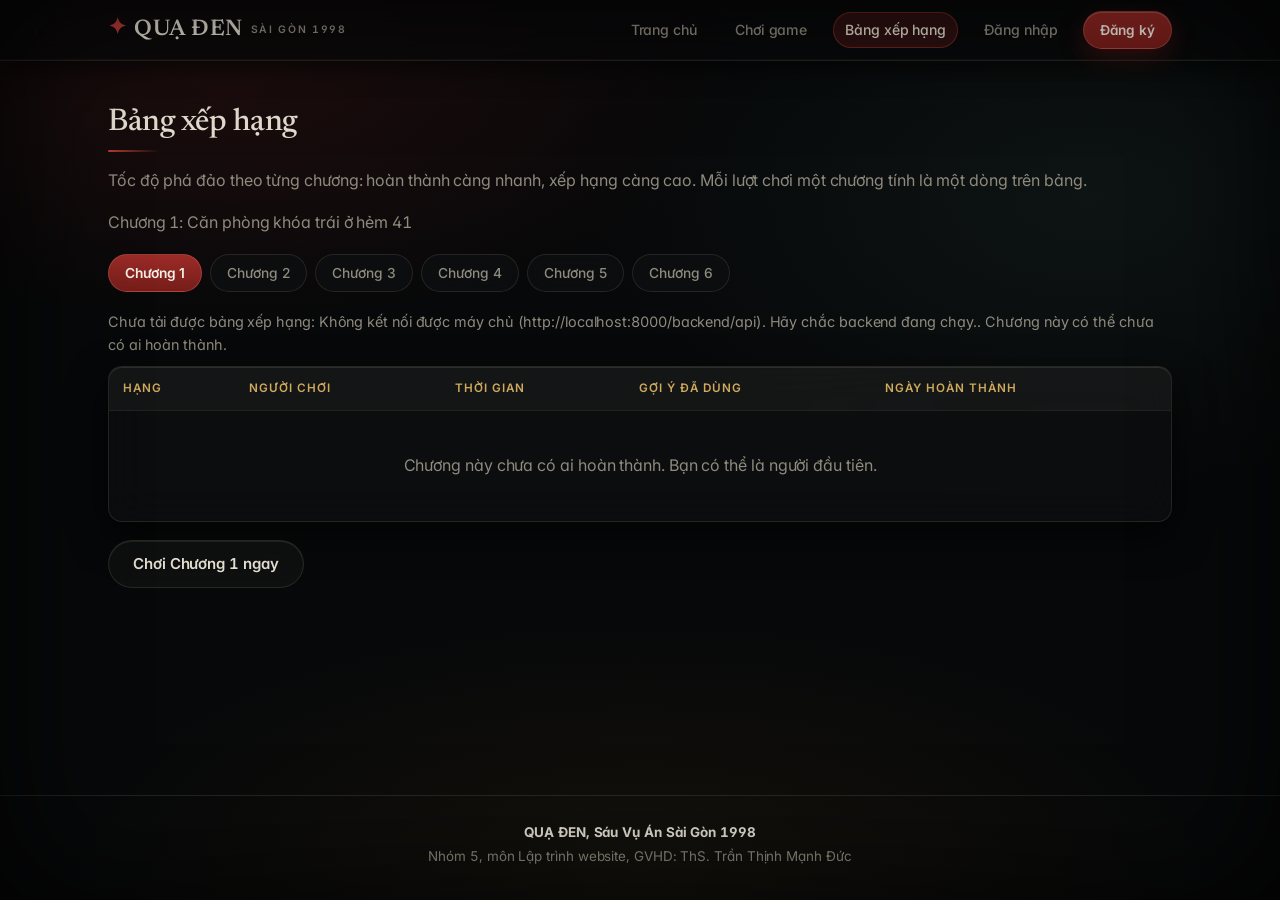
<file: frontend/leaderboard.html>
<!doctype html>
<html lang="vi">
<head>
  <meta charset="utf-8" />
  <meta name="viewport" content="width=device-width, initial-scale=1, viewport-fit=cover" />
  <meta name="color-scheme" content="dark" />
  <title>Bảng xếp hạng, Quạ Đen</title>
  <link rel="preconnect" href="https://fonts.googleapis.com" />
  <link rel="preconnect" href="https://fonts.gstatic.com" crossorigin />
  <link href="https://fonts.googleapis.com/css2?family=Inter:wght@400;500;600;700&family=Newsreader:ital,opsz,wght@0,6..72,500;0,6..72,600;1,6..72,400&display=swap" rel="stylesheet" />
  <link rel="stylesheet" href="css/style.css" />
</head>
<body>
  <header class="topnav">
    <div class="wrap">
      <a class="brand" href="index.html"><span class="crow">&#10022;</span> QUẠ ĐEN <small>Sài Gòn 1998</small></a>
      <a class="navlink" href="index.html">Trang chủ</a>
      <a class="navlink" href="game.html">Chơi game</a>
      <a class="navlink active" href="leaderboard.html">Bảng xếp hạng</a>
      <span class="nav-user hidden" id="navUser"></span>
      <a class="navlink hidden" id="navLogout" href="#" onclick="return false;">Đăng xuất</a>
      <a class="navlink" id="navLogin" href="auth.html">Đăng nhập</a>
      <a class="btn small" id="navRegister" href="auth.html#dang-ky">Đăng ký</a>
    </div>
  </header>

  <main class="section">
    <div class="wrap">
      <h2>Bảng xếp hạng</h2>
      <p class="muted">Tốc độ phá đảo theo từng chương: hoàn thành càng nhanh, xếp hạng càng cao. Mỗi lượt chơi một chương tính là một dòng trên bảng.</p>
      <p class="muted" id="lbChapterTitle">Chương 1: Dinh thự bị lãng quên</p>
      <div class="lb-tabs" role="tablist" aria-label="Chọn chương">
        <button class="lb-tab active" type="button" data-chuong="1">Chương 1</button>
        <button class="lb-tab" type="button" data-chuong="2">Chương 2</button>
        <button class="lb-tab" type="button" data-chuong="3">Chương 3</button>
        <button class="lb-tab" type="button" data-chuong="4">Chương 4</button>
        <button class="lb-tab" type="button" data-chuong="5">Chương 5</button>
        <button class="lb-tab" type="button" data-chuong="6">Chương 6</button>
      </div>
      <p class="status-line" id="lbStatus">Đang tải bảng xếp hạng...</p>
      <div class="table-wrap">
        <table>
          <thead>
            <tr><th>Hạng</th><th>Người chơi</th><th>Thời gian</th><th>Gợi ý đã dùng</th><th>Ngày hoàn thành</th></tr>
          </thead>
          <tbody id="lbBody"></tbody>
        </table>
        <p class="empty-note hidden" id="lbEmpty">Chương này chưa có ai hoàn thành. Bạn có thể là người đầu tiên.</p>
      </div>
      <p style="margin-top:18px;"><a class="btn ghost" href="game.html">Chơi Chương 1 ngay</a></p>
    </div>
  </main>

  <footer class="footer">
    <div class="wrap">
      <b>QUẠ ĐEN, Sáu Vụ Án Sài Gòn 1998</b><br />
      Nhóm 5, môn Lập trình website, GVHD: ThS. Trần Thịnh Mạnh Đức
    </div>
  </footer>

  <script src="config.js"></script>
  <script src="js/api.js"></script>
  <script src="js/auth.js"></script>
  <script src="js/leaderboard.js"></script>
</body>
</html>
</file>
<file: frontend/css/style.css>
/* style.css: giao diện chung cho frontend game Quạ Đen.
   Phong cách: Rusty Lake Noir + Liquid Glass tối (u ám, rợn người, Sài Gòn 1998).
   Hỗ trợ responsive cho PC, Tablet, Điện thoại (dọc & ngang).
   Thuần HTML/CSS/JS, không framework, không build step. */
:root {
  --bg: #070809;
  --bg-2: #0d0f10;
  --glass: rgba(14, 16, 17, .74);
  --glass-strong: rgba(18, 20, 22, .88);
  --glass-soft: rgba(226, 221, 208, .04);
  --line: rgba(210, 198, 170, .13);
  --line-top: rgba(242, 234, 214, .11);
  --ink: #e2ddd0;
  --ink-soft: #8f8a7e;
  --gold: #b89146;
  --gold-soft: #cfa95c;
  --gold-dim: #735723;
  --blood: #8c2623;
  --blood-soft: #b83b36;
  --teal: #5d8277;
  --red: #b84a3e;
  --shadow: 0 18px 46px rgba(0, 0, 0, .72);
  --glass-shadow: inset 0 1px 0 var(--line-top), 0 14px 38px rgba(0, 0, 0, .62);
  --radius: 14px;
  --font-display: "Newsreader", Georgia, "Times New Roman", serif;
  --font-ui: -apple-system, BlinkMacSystemFont, "SF Pro Text", "Inter", "Segoe UI", system-ui, sans-serif;
}

* { box-sizing: border-box; }
html {
  -webkit-text-size-adjust: 100%;
  scroll-behavior: smooth;
}
html, body { margin: 0; padding: 0; }
body {
  background:
    radial-gradient(ellipse 65% 45% at 18% 8%, rgba(140, 38, 35, .17), transparent 62%),
    radial-gradient(ellipse 60% 50% at 85% 22%, rgba(28, 48, 42, .30), transparent 65%),
    radial-gradient(ellipse 75% 45% at 50% 96%, rgba(115, 87, 35, .12), transparent 60%),
    var(--bg);
  background-attachment: fixed;
  color: var(--ink);
  font-family: var(--font-ui);
  font-feature-settings: "cv02", "cv03", "cv04", "cv11";
  font-variant-numeric: tabular-nums;
  -webkit-font-smoothing: antialiased;
  -moz-osx-font-smoothing: grayscale;
  text-rendering: optimizeLegibility;
  line-height: 1.62;
  letter-spacing: -.005em;
  min-height: 100vh;
  min-height: 100dvh;
  display: flex;
  flex-direction: column;
  padding-bottom: env(safe-area-inset-bottom, 0px);
}
body::after {
  content: "";
  position: fixed;
  inset: 0;
  pointer-events: none;
  z-index: 40;
  box-shadow: inset 0 0 130px rgba(0, 0, 0, .78);
}
main { flex: 1 0 auto; }

h1, h2, h3, .serif {
  font-family: var(--font-display);
  font-weight: 500;
  letter-spacing: -.015em;
  line-height: 1.18;
  margin: 0 0 .5em;
}
a { color: var(--gold-soft); transition: color .18s ease; }
a:hover { color: var(--ink); }
button {
  font-family: inherit;
  cursor: pointer;
  touch-action: manipulation;
}
a, button, input {
  -webkit-tap-highlight-color: rgba(184, 145, 70, .2);
}
:focus-visible {
  outline: 2px solid var(--gold);
  outline-offset: 2px;
}
.hidden { display: none !important; }
.wrap {
  width: 100%;
  max-width: 1120px;
  margin: 0 auto;
  padding: 0 clamp(14px, 3vw, 28px);
}
.muted { color: var(--ink-soft); }
.gold { color: var(--gold-soft); }
.center { text-align: center; }

/* ---------- thanh điều hướng Liquid Glass tối ---------- */
.topnav {
  position: sticky;
  top: 0;
  z-index: 30;
  background: rgba(9, 10, 11, .78);
  border-bottom: 1px solid var(--line);
  backdrop-filter: blur(22px) saturate(140%);
  -webkit-backdrop-filter: blur(22px) saturate(140%);
  box-shadow: inset 0 -1px 0 rgba(255, 255, 255, .03), 0 8px 24px rgba(0, 0, 0, .5);
  padding-top: env(safe-area-inset-top, 0px);
}
.topnav .wrap {
  display: flex;
  align-items: center;
  gap: 8px 14px;
  min-height: 60px;
  padding-top: 8px;
  padding-bottom: 8px;
  flex-wrap: wrap;
}
.brand {
  font-family: var(--font-display);
  font-size: clamp(1.18rem, 2.3vw, 1.42rem);
  font-weight: 600;
  letter-spacing: .02em;
  color: var(--ink);
  text-decoration: none;
  margin-right: auto;
  display: inline-flex;
  align-items: center;
  gap: 8px;
  min-height: 40px;
  white-space: nowrap;
}
.brand .crow { color: var(--blood-soft); font-size: 1.35rem; line-height: 1; }
.brand small {
  font-family: var(--font-ui);
  font-size: .65rem;
  font-weight: 600;
  letter-spacing: .16em;
  color: var(--ink-soft);
  text-transform: uppercase;
}
.navlink {
  color: var(--ink-soft);
  text-decoration: none;
  font-size: .88rem;
  font-weight: 500;
  padding: 7px 12px;
  border-radius: 999px;
  min-height: 36px;
  display: inline-flex;
  align-items: center;
  white-space: nowrap;
  transition: background .18s ease, color .18s ease;
}
.navlink:hover {
  color: var(--ink);
  background: rgba(226, 221, 208, .07);
}
.navlink.active {
  color: var(--ink);
  background: rgba(140, 38, 35, .28);
  box-shadow: inset 0 0 0 1px rgba(184, 59, 54, .45);
}
.nav-user {
  font-size: .84rem;
  color: var(--gold-soft);
  font-weight: 600;
  padding: 6px 12px;
  background: var(--glass);
  border: 1px solid var(--line);
  border-radius: 999px;
  white-space: nowrap;
}

/* ---------- nút bấm ---------- */
.btn {
  display: inline-flex;
  align-items: center;
  justify-content: center;
  gap: 8px;
  background: linear-gradient(180deg, #9c2b27, #751d1a);
  color: #f3eee4;
  border: 1px solid rgba(214, 114, 108, .35);
  border-radius: 999px;
  padding: 11px 24px;
  min-height: 44px;
  font-size: .94rem;
  font-weight: 600;
  letter-spacing: -.005em;
  text-decoration: none;
  text-align: center;
  box-shadow: inset 0 1px 0 rgba(255, 225, 220, .2), 0 8px 24px rgba(117, 29, 26, .42);
  transition: transform .14s ease, filter .18s ease, box-shadow .18s ease;
}
.btn:hover {
  filter: brightness(1.1);
  color: #ffffff;
  box-shadow: inset 0 1px 0 rgba(255, 225, 220, .28), 0 10px 28px rgba(140, 38, 35, .52);
}
.btn:active { transform: scale(.98); }
.btn:disabled { opacity: .6; cursor: wait; }
.btn.ghost {
  background: var(--glass-soft);
  color: var(--ink);
  border: 1px solid var(--line);
  backdrop-filter: blur(16px);
  -webkit-backdrop-filter: blur(16px);
  box-shadow: inset 0 1px 0 rgba(255, 245, 225, .08);
}
.btn.ghost:hover {
  border-color: rgba(207, 169, 92, .45);
  color: var(--gold-soft);
  background: rgba(226, 221, 208, .08);
}
.btn.small {
  padding: 7px 16px;
  min-height: 36px;
  font-size: .85rem;
}
.btn-row {
  display: flex;
  gap: 12px;
  flex-wrap: wrap;
}

/* ---------- hero trang chủ ---------- */
.hero {
  padding: clamp(38px, 6vw, 72px) 0 clamp(28px, 4vw, 44px);
  border-bottom: 1px solid var(--line);
}
.hero .kicker {
  display: inline-block;
  color: var(--gold-soft);
  background: rgba(184, 145, 70, .09);
  border: 1px solid rgba(184, 145, 70, .25);
  padding: 5px 12px;
  border-radius: 999px;
  font-size: .72rem;
  font-weight: 600;
  letter-spacing: .1em;
  text-transform: uppercase;
  margin: 0 0 14px;
}
.hero h1 {
  font-size: clamp(2.2rem, 5.8vw, 4rem);
  font-weight: 600;
  letter-spacing: -.02em;
  margin-bottom: 10px;
  color: var(--ink);
  text-shadow: 0 6px 26px rgba(0, 0, 0, .8);
}
.hero h1 .year {
  color: var(--blood-soft);
  font-style: italic;
}
.hero .tagline {
  font-family: var(--font-display);
  font-style: italic;
  font-size: clamp(1.08rem, 2.3vw, 1.28rem);
  color: var(--ink-soft);
  max-width: 640px;
  margin: 0;
}
.hero .story {
  margin: 22px 0 26px;
  padding: clamp(16px, 2.5vw, 22px);
  background: var(--glass);
  backdrop-filter: blur(20px) saturate(140%);
  -webkit-backdrop-filter: blur(20px) saturate(140%);
  border: 1px solid var(--line);
  border-left: 3px solid var(--blood);
  border-radius: var(--radius);
  box-shadow: var(--glass-shadow);
  max-width: 760px;
  font-size: clamp(.94rem, 1.8vw, 1.01rem);
}
.hero .story b { color: var(--gold-soft); font-weight: 600; }
.stats {
  display: grid;
  grid-template-columns: repeat(4, minmax(0, 1fr));
  gap: 12px;
  margin: 30px 0 6px;
}
.stat {
  background: var(--glass);
  backdrop-filter: blur(18px) saturate(140%);
  -webkit-backdrop-filter: blur(18px) saturate(140%);
  border: 1px solid var(--line);
  border-radius: var(--radius);
  box-shadow: var(--glass-shadow);
  padding: 16px 12px;
  text-align: center;
}
.stat b {
  display: block;
  font-family: var(--font-display);
  font-size: clamp(1.55rem, 3vw, 2.05rem);
  font-weight: 600;
  color: var(--gold-soft);
}
.stat span {
  font-size: .72rem;
  font-weight: 600;
  letter-spacing: .08em;
  text-transform: uppercase;
  color: var(--ink-soft);
}

/* ---------- section, card Liquid Glass ---------- */
.section { padding: clamp(28px, 4.5vw, 44px) 0; }
.section h2 {
  font-size: clamp(1.5rem, 3.2vw, 1.95rem);
  color: var(--ink);
}
.section h2::after {
  content: "";
  display: block;
  width: 52px;
  height: 2px;
  background: linear-gradient(90deg, var(--blood-soft), transparent);
  margin-top: 8px;
  border-radius: 999px;
}
.grid {
  display: grid;
  grid-template-columns: repeat(auto-fill, minmax(280px, 1fr));
  gap: 16px;
}
.card {
  background: var(--glass);
  backdrop-filter: blur(20px) saturate(140%);
  -webkit-backdrop-filter: blur(20px) saturate(140%);
  border: 1px solid var(--line);
  border-radius: var(--radius);
  box-shadow: var(--glass-shadow);
  padding: 20px 22px;
  display: flex;
  flex-direction: column;
  gap: 6px;
  transition: transform .18s ease, border-color .18s ease;
}
.card:hover { border-color: rgba(207, 169, 92, .3); }
.card h3 { font-size: 1.22rem; margin-bottom: 2px; }
.card h3 .no { color: var(--blood-soft); margin-right: 6px; font-style: italic; }
.card p { margin: 2px 0; color: var(--ink-soft); font-size: .92rem; }
.card .meta {
  font-size: .74rem;
  color: var(--gold-soft);
  font-weight: 600;
  letter-spacing: .08em;
  text-transform: uppercase;
}
.card.locked { opacity: .6; }
.card.current {
  border-color: rgba(184, 145, 70, .48);
  box-shadow: inset 0 1px 0 rgba(242, 234, 214, .14), 0 14px 36px rgba(115, 87, 35, .18);
}

/* ---------- bảng ---------- */
.table-wrap {
  overflow-x: auto;
  -webkit-overflow-scrolling: touch;
  border: 1px solid var(--line);
  border-radius: var(--radius);
  background: var(--glass);
  backdrop-filter: blur(20px) saturate(140%);
  -webkit-backdrop-filter: blur(20px) saturate(140%);
  box-shadow: var(--glass-shadow);
}
table {
  width: 100%;
  min-width: 520px;
  border-collapse: collapse;
  background: transparent;
}
th, td {
  padding: 12px 14px;
  text-align: left;
  font-size: .92rem;
  border-bottom: 1px solid rgba(210, 198, 170, .07);
}
th {
  background: rgba(226, 221, 208, .04);
  color: var(--gold-soft);
  font-size: .73rem;
  font-weight: 600;
  letter-spacing: .09em;
  text-transform: uppercase;
  white-space: nowrap;
}
tr:last-child td { border-bottom: none; }
tr:nth-child(even) td { background: rgba(255, 255, 255, .015); }
td:first-child {
  font-family: var(--font-display);
  font-size: 1.05rem;
  font-weight: 600;
  color: var(--gold-soft);
}

/* ---------- form (PC 2 cột, Mobile 1 cột) ---------- */
.auth-grid {
  display: grid;
  grid-template-columns: repeat(2, minmax(0, 1fr));
  gap: 20px;
  align-items: start;
}
.form-card { max-width: 960px; margin: 0 auto; }
.form-card .card { padding: clamp(20px, 3vw, 28px); }
label {
  display: block;
  font-size: .85rem;
  font-weight: 600;
  color: var(--ink);
  margin: 12px 0 6px;
}
input[type=text], input[type=email], input[type=password] {
  width: 100%;
  padding: 12px 14px;
  min-height: 44px;
  font-size: .96rem;
  font-family: inherit;
  background: rgba(7, 8, 9, .72);
  color: var(--ink);
  border: 1px solid var(--line);
  border-radius: 10px;
  transition: border-color .16s ease, box-shadow .16s ease;
}
input:focus {
  outline: none;
  border-color: var(--gold);
  box-shadow: 0 0 0 3px rgba(184, 145, 70, .2);
}
.form-card .btn { width: 100%; margin-top: 18px; }
.msg {
  margin-top: 14px;
  padding: 10px 14px;
  border-radius: 10px;
  font-size: .9rem;
}
.msg-ok {
  background: rgba(93, 130, 119, .18);
  border: 1px solid var(--teal);
  color: #a9cfc3;
}
.msg-error {
  background: rgba(140, 38, 35, .24);
  border: 1px solid var(--blood-soft);
  color: #f0b2ad;
}
.form-switch {
  margin-top: 14px;
  text-align: center;
  font-size: .88rem;
  color: var(--ink-soft);
}

/* ---------- tab chương (bảng xếp hạng) ---------- */
.lb-tabs {
  display: flex;
  gap: 8px;
  flex-wrap: wrap;
  margin: 18px 0;
}
.lb-tab {
  background: var(--glass);
  backdrop-filter: blur(14px);
  -webkit-backdrop-filter: blur(14px);
  color: var(--ink-soft);
  border: 1px solid var(--line);
  border-radius: 999px;
  padding: 8px 16px;
  min-height: 38px;
  font-size: .86rem;
  font-weight: 500;
  white-space: nowrap;
  transition: border-color .15s ease, color .15s ease, background .15s ease;
}
.lb-tab:hover { border-color: rgba(207, 169, 92, .4); color: var(--ink); }
.lb-tab.active {
  background: linear-gradient(180deg, #9c2b27, #751d1a);
  border-color: rgba(214, 114, 108, .35);
  color: #f3eee4;
  font-weight: 600;
}
.status-line { color: var(--ink-soft); font-size: .9rem; margin: 10px 0; }
.empty-note { padding: 26px; text-align: center; color: var(--ink-soft); }

/* ---------- footer ---------- */
.footer {
  border-top: 1px solid var(--line);
  padding: 24px 0 32px;
  color: var(--ink-soft);
  font-size: .84rem;
  text-align: center;
  line-height: 1.8;
}
.footer b { color: var(--ink); }

/* ---------- Tablet (<= 820px) ---------- */
@media (max-width: 820px) {
  .auth-grid { grid-template-columns: 1fr; max-width: 520px; margin: 0 auto; }
  .stats { grid-template-columns: repeat(2, minmax(0, 1fr)); }
}

/* ---------- Mobile (<= 640px) ---------- */
@media (max-width: 640px) {
  .topnav .wrap {
    gap: 6px 8px;
    padding-top: 10px;
    padding-bottom: 10px;
  }
  .brand {
    width: 100%;
    margin-right: 0;
    justify-content: space-between;
    padding-bottom: 4px;
    border-bottom: 1px solid rgba(210, 198, 170, .1);
  }
  .navlink {
    font-size: .84rem;
    padding: 6px 10px;
    min-height: 36px;
  }
  .nav-user {
    font-size: .78rem;
    padding: 4px 10px;
  }
  .btn-row { flex-direction: column; }
  .btn-row .btn { width: 100%; }
  .grid { grid-template-columns: 1fr; }
  .lb-tabs {
    flex-wrap: nowrap;
    overflow-x: auto;
    -webkit-overflow-scrolling: touch;
    scrollbar-width: none;
    padding-bottom: 4px;
  }
  .lb-tabs::-webkit-scrollbar { display: none; }
  th, td {
    padding: 10px 10px;
    font-size: .85rem;
  }
}

@media (prefers-reduced-motion: reduce) {
  html { scroll-behavior: auto; }
  .btn, .navlink, .lb-tab, .card { transition: none; }
}
</file>
